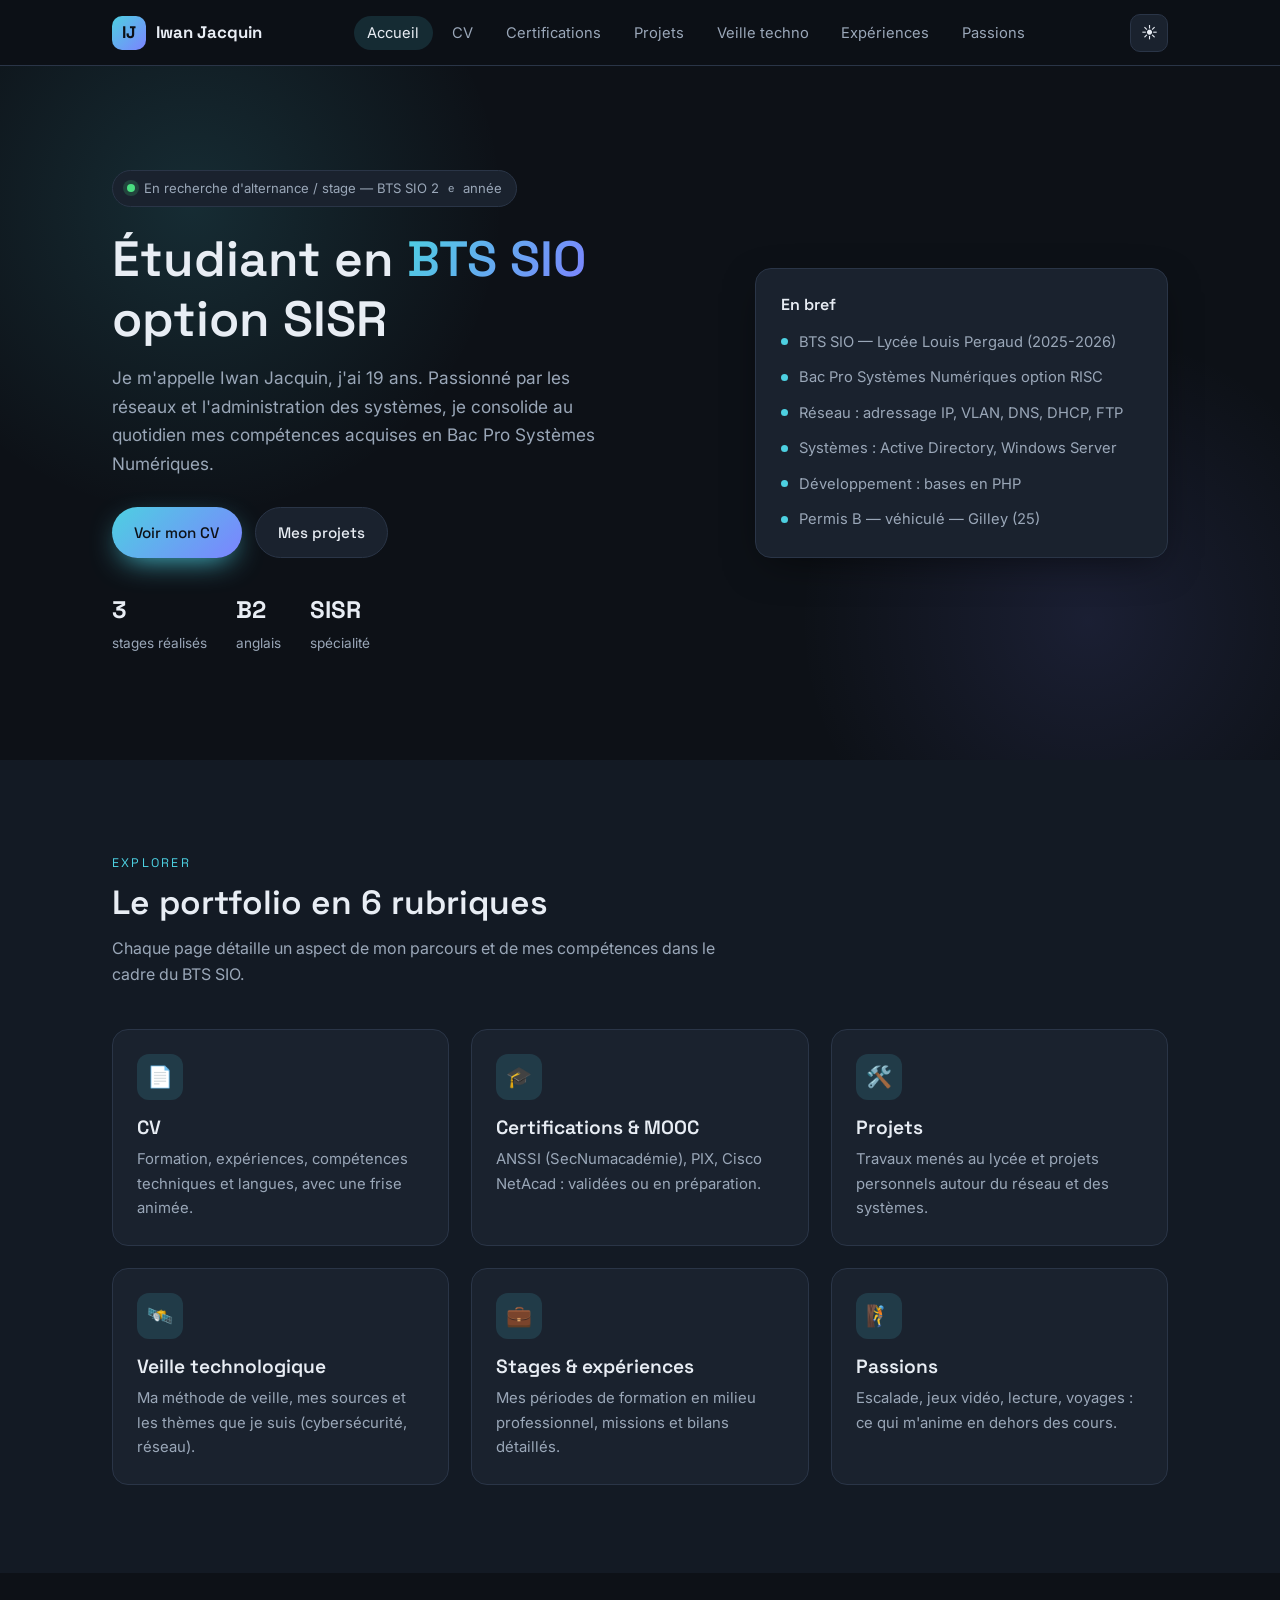
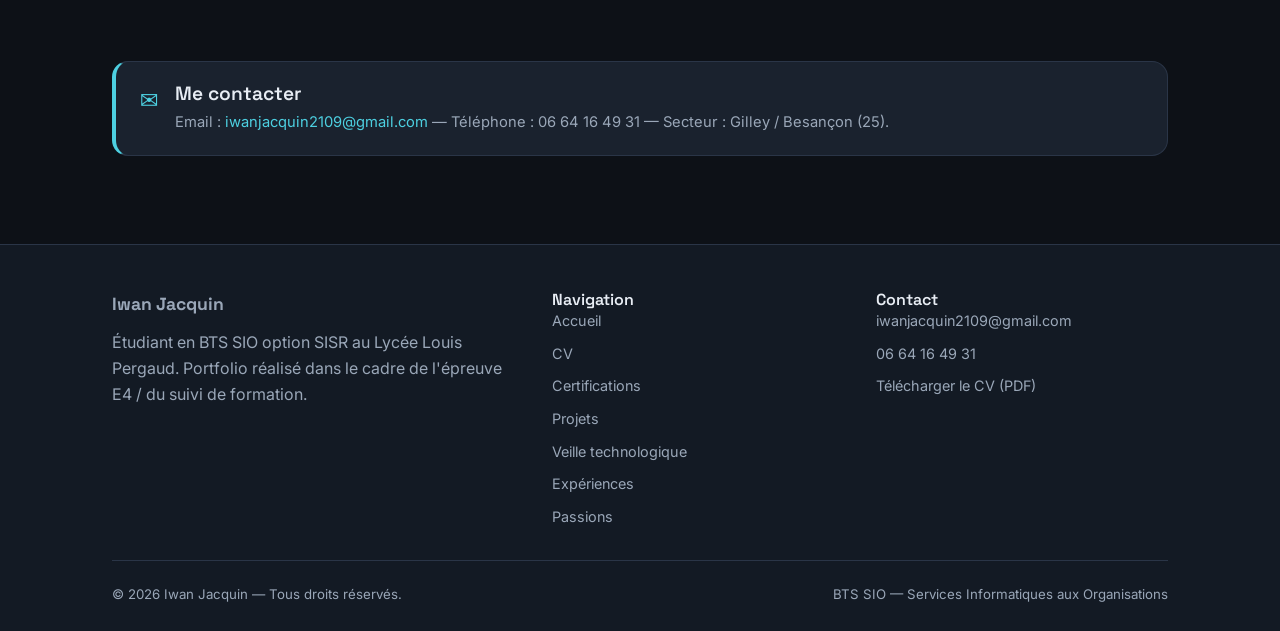
<file: index.html>
<!DOCTYPE html>
<html lang="fr" data-theme="dark">
<head>
  <meta charset="UTF-8">
  <meta name="viewport" content="width=device-width, initial-scale=1.0">
  <title>Iwan Jacquin — Portfolio BTS SIO</title>
  <meta name="description" content="Portfolio d'Iwan Jacquin, étudiant en BTS SIO option SISR. CV, certifications, projets, veille technologique et expériences professionnelles.">
  <link rel="preconnect" href="https://fonts.googleapis.com">
  <link rel="preconnect" href="https://fonts.gstatic.com" crossorigin>
  <link href="https://fonts.googleapis.com/css2?family=Inter:wght@400;500;600&family=Space+Grotesk:wght@400;500;600;700&display=swap" rel="stylesheet">
  <link rel="stylesheet" href="assets/css/style.css">
</head>
<body data-page="accueil">

  <!-- ============ EN-TÊTE / NAVIGATION ============ -->
  <header class="site-header">
    <div class="container">
      <nav class="nav" aria-label="Navigation principale">
        <a class="nav__brand" href="index.html">
          <span class="mark">IJ</span>
          <span>Iwan Jacquin</span>
        </a>

        <ul class="nav__menu" id="nav-menu">
          <li><a class="nav__link" data-nav="accueil" href="index.html">Accueil</a></li>
          <li><a class="nav__link" data-nav="cv" href="cv.html">CV</a></li>
          <li><a class="nav__link" data-nav="certifications" href="certifications.html">Certifications</a></li>
          <li><a class="nav__link" data-nav="projets" href="projets.html">Projets</a></li>
          <li><a class="nav__link" data-nav="veille" href="veille.html">Veille techno</a></li>
          <li><a class="nav__link" data-nav="experiences" href="experiences.html">Expériences</a></li>
          <li><a class="nav__link" data-nav="passions" href="passions.html">Passions</a></li>
        </ul>

        <div class="nav__actions">
          <button class="icon-btn theme-toggle" type="button" aria-label="Changer de thème">☀</button>
          <button class="icon-btn nav__toggle" type="button" aria-label="Ouvrir le menu" aria-expanded="false" aria-controls="nav-menu">
            <svg width="20" height="20" viewBox="0 0 24 24" fill="none" stroke="currentColor" stroke-width="2" stroke-linecap="round"><line x1="3" y1="6" x2="21" y2="6"/><line x1="3" y1="12" x2="21" y2="12"/><line x1="3" y1="18" x2="21" y2="18"/></svg>
          </button>
        </div>
      </nav>
    </div>
  </header>

  <main>
    <!-- ============ HERO ============ -->
    <section class="hero">
      <div class="container">
        <div class="hero__grid">
          <div>
            <span class="hero__status"><span class="dot"></span> En recherche d'alternance / stage — BTS SIO 2<sup>e</sup> année</span>
            <h1>Étudiant en <span class="grad">BTS SIO</span><br>option SISR</h1>
            <p class="hero__lead">
              Je m'appelle Iwan Jacquin, j'ai 19 ans. Passionné par les réseaux et
              l'administration des systèmes, je consolide au quotidien mes compétences
              acquises en Bac Pro Systèmes Numériques.
            </p>
            <div class="hero__cta">
              <a class="btn btn--primary" href="cv.html">Voir mon CV</a>
              <a class="btn btn--ghost" href="projets.html">Mes projets</a>
            </div>
            <div class="hero__facts">
              <div class="hero__fact"><strong>3</strong><span>stages réalisés</span></div>
              <div class="hero__fact"><strong>B2</strong><span>anglais</span></div>
              <div class="hero__fact"><strong>SISR</strong><span>spécialité</span></div>
            </div>
          </div>

          <aside class="hero__card">
            <h3>En bref</h3>
            <ul>
              <li>BTS SIO — Lycée Louis Pergaud (2025-2026)</li>
              <li>Bac Pro Systèmes Numériques option RISC</li>
              <li>Réseau : adressage IP, VLAN, DNS, DHCP, FTP</li>
              <li>Systèmes : Active Directory, Windows Server</li>
              <li>Développement : bases en PHP</li>
              <li>Permis B — véhiculé — Gilley (25)</li>
            </ul>
          </aside>
        </div>
      </div>
    </section>

    <!-- ============ NAVIGATION DU SITE ============ -->
    <section class="section section-alt">
      <div class="container">
        <div class="section-head reveal">
          <span class="eyebrow">Explorer</span>
          <h2>Le portfolio en 6 rubriques</h2>
          <p>Chaque page détaille un aspect de mon parcours et de mes compétences dans le cadre du BTS SIO.</p>
        </div>

        <div class="grid grid--3">
          <a class="card reveal" data-delay="1" href="cv.html">
            <div class="card__icon">📄</div>
            <h3>CV</h3>
            <p>Formation, expériences, compétences techniques et langues, avec une frise animée.</p>
          </a>
          <a class="card reveal" data-delay="2" href="certifications.html">
            <div class="card__icon">🎓</div>
            <h3>Certifications & MOOC</h3>
            <p>ANSSI (SecNumacadémie), PIX, Cisco NetAcad : validées ou en préparation.</p>
          </a>
          <a class="card reveal" data-delay="3" href="projets.html">
            <div class="card__icon">🛠️</div>
            <h3>Projets</h3>
            <p>Travaux menés au lycée et projets personnels autour du réseau et des systèmes.</p>
          </a>
          <a class="card reveal" data-delay="1" href="veille.html">
            <div class="card__icon">🛰️</div>
            <h3>Veille technologique</h3>
            <p>Ma méthode de veille, mes sources et les thèmes que je suis (cybersécurité, réseau).</p>
          </a>
          <a class="card reveal" data-delay="2" href="experiences.html">
            <div class="card__icon">💼</div>
            <h3>Stages & expériences</h3>
            <p>Mes périodes de formation en milieu professionnel, missions et bilans détaillés.</p>
          </a>
          <a class="card reveal" data-delay="3" href="passions.html">
            <div class="card__icon">🧗</div>
            <h3>Passions</h3>
            <p>Escalade, jeux vidéo, lecture, voyages : ce qui m'anime en dehors des cours.</p>
          </a>
        </div>
      </div>
    </section>

    <!-- ============ APPEL CONTACT ============ -->
    <section class="section">
      <div class="container">
        <div class="note reveal">
          <div class="note__icon">✉️</div>
          <div>
            <h3>Me contacter</h3>
            <p>
              Email : <a class="text-accent" href="mailto:iwanjacquin2109@gmail.com">iwanjacquin2109@gmail.com</a> —
              Téléphone : 06 64 16 49 31 — Secteur : Gilley / Besançon (25).
            </p>
          </div>
        </div>
      </div>
    </section>
  </main>

  <!-- ============ PIED DE PAGE ============ -->
  <footer class="site-footer">
    <div class="container">
      <div class="footer__grid">
        <div>
          <p class="footer__brand">Iwan Jacquin</p>
          <p>Étudiant en BTS SIO option SISR au Lycée Louis Pergaud. Portfolio réalisé dans le cadre de l'épreuve E4 / du suivi de formation.</p>
        </div>
        <div>
          <h4>Navigation</h4>
          <div class="footer__links">
            <a href="index.html">Accueil</a>
            <a href="cv.html">CV</a>
            <a href="certifications.html">Certifications</a>
            <a href="projets.html">Projets</a>
            <a href="veille.html">Veille technologique</a>
            <a href="experiences.html">Expériences</a>
            <a href="passions.html">Passions</a>
          </div>
        </div>
        <div>
          <h4>Contact</h4>
          <div class="footer__links">
            <a href="mailto:iwanjacquin2109@gmail.com">iwanjacquin2109@gmail.com</a>
            <a href="tel:+33664164931">06 64 16 49 31</a>
            <a href="CV Iwan Jacquin.pdf" target="_blank" rel="noopener">Télécharger le CV (PDF)</a>
          </div>
        </div>
      </div>
      <div class="footer__bottom">
        <span>&copy; <span class="footer-year">2026</span> Iwan Jacquin — Tous droits réservés.</span>
        <span>BTS SIO — Services Informatiques aux Organisations</span>
      </div>
    </div>
  </footer>

  <button class="to-top" type="button" aria-label="Revenir en haut de la page">↑</button>
  <script src="assets/js/main.js"></script>
</body>
</html>
</file>
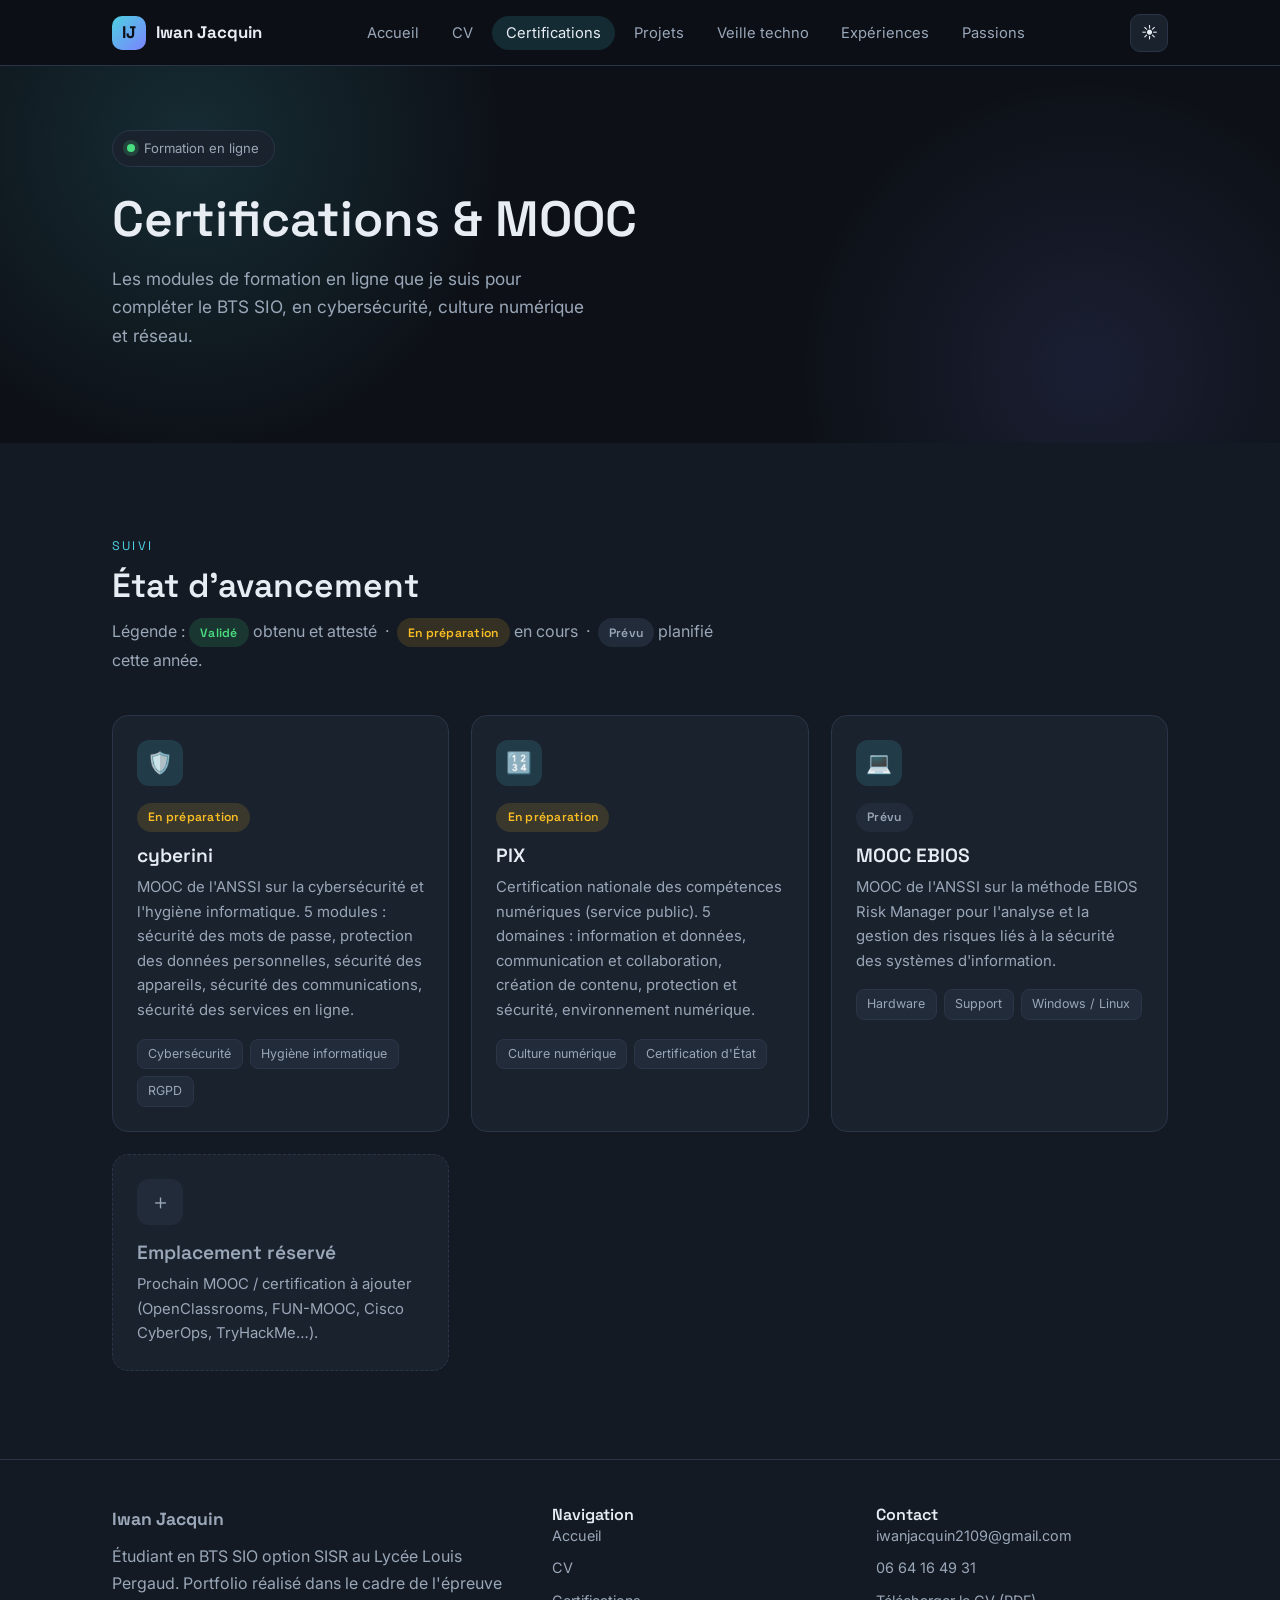
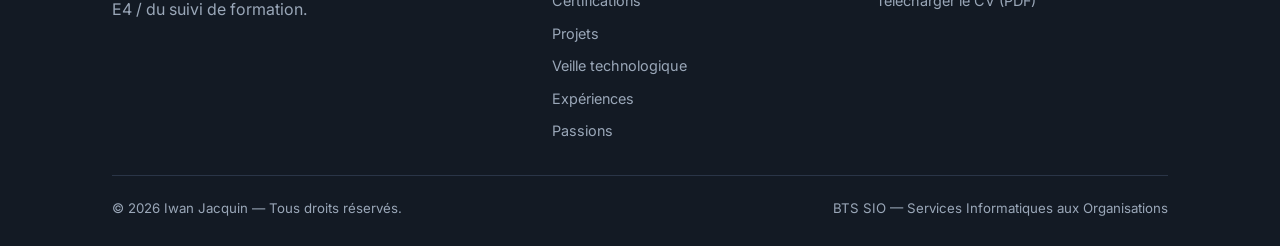
<file: certifications.html>
<!DOCTYPE html>
<html lang="fr" data-theme="dark">
<head>
  <meta charset="UTF-8">
  <meta name="viewport" content="width=device-width, initial-scale=1.0">
  <title>Certifications & MOOC — Iwan Jacquin</title>
  <meta name="description" content="MOOC et certifications en ligne suivis par Iwan Jacquin : ANSSI SecNumacadémie, PIX, Cisco NetAcad.">
  <link rel="preconnect" href="https://fonts.googleapis.com">
  <link rel="preconnect" href="https://fonts.gstatic.com" crossorigin>
  <link href="https://fonts.googleapis.com/css2?family=Inter:wght@400;500;600&family=Space+Grotesk:wght@400;500;600;700&display=swap" rel="stylesheet">
  <link rel="stylesheet" href="assets/css/style.css">
</head>
<body data-page="certifications">

  <header class="site-header">
    <div class="container">
      <nav class="nav" aria-label="Navigation principale">
        <a class="nav__brand" href="index.html"><span class="mark">IJ</span><span>Iwan Jacquin</span></a>
        <ul class="nav__menu" id="nav-menu">
          <li><a class="nav__link" data-nav="accueil" href="index.html">Accueil</a></li>
          <li><a class="nav__link" data-nav="cv" href="cv.html">CV</a></li>
          <li><a class="nav__link" data-nav="certifications" href="certifications.html">Certifications</a></li>
          <li><a class="nav__link" data-nav="projets" href="projets.html">Projets</a></li>
          <li><a class="nav__link" data-nav="veille" href="veille.html">Veille techno</a></li>
          <li><a class="nav__link" data-nav="experiences" href="experiences.html">Expériences</a></li>
          <li><a class="nav__link" data-nav="passions" href="passions.html">Passions</a></li>
        </ul>
        <div class="nav__actions">
          <button class="icon-btn theme-toggle" type="button" aria-label="Changer de thème">☀</button>
          <button class="icon-btn nav__toggle" type="button" aria-label="Ouvrir le menu" aria-expanded="false" aria-controls="nav-menu">
            <svg width="20" height="20" viewBox="0 0 24 24" fill="none" stroke="currentColor" stroke-width="2" stroke-linecap="round"><line x1="3" y1="6" x2="21" y2="6"/><line x1="3" y1="12" x2="21" y2="12"/><line x1="3" y1="18" x2="21" y2="18"/></svg>
          </button>
        </div>
      </nav>
    </div>
  </header>

  <main>
    <section class="hero" style="padding-block: clamp(2.5rem, 7vw, 4rem);">
      <div class="container">
        <div class="reveal">
          <span class="hero__status"><span class="dot"></span> Formation en ligne</span>
          <h1>Certifications & MOOC</h1>
          <p class="hero__lead">
            Les modules de formation en ligne que je suis pour compléter le BTS SIO,
            en cybersécurité, culture numérique et réseau.
          </p>
        </div>
      </div>
    </section>

    <section class="section section-alt">
      <div class="container">
        <div class="section-head reveal">
          <span class="eyebrow">Suivi</span>
          <h2>État d'avancement</h2>
          <p>Légende : <span class="badge badge--success">Validé</span> obtenu et attesté &nbsp;·&nbsp; <span class="badge badge--warning">En préparation</span> en cours &nbsp;·&nbsp; <span class="badge badge--muted">Prévu</span> planifié cette année.</p>
        </div>

        <div class="grid grid--2">

          <article class="card reveal">
            <div class="card__icon">🛡️</div>
            <span class="badge badge--warning">En préparation</span>
            <h3 style="margin-top:.8rem;">cyberini</h3>
            <p>
              MOOC de l'ANSSI sur la cybersécurité et l'hygiène informatique.
              5 modules : sécurité des mots de passe, protection des données personnelles,
              sécurité des appareils, sécurité des communications, sécurité des services en ligne.
            </p>
            <div class="tag-list">
              <span class="tag">Cybersécurité</span>
              <span class="tag">Hygiène informatique</span>
              <span class="tag">RGPD</span>
            </div>
          </article>

          <article class="card reveal" data-delay="1">
            <div class="card__icon">🔢</div>
            <span class="badge badge--warning">En préparation</span>
            <h3 style="margin-top:.8rem;">PIX</h3>
            <p>
              Certification nationale des compétences numériques (service public).
              5 domaines : information et données, communication et collaboration,
              création de contenu, protection et sécurité, environnement numérique.
            </p>
            <div class="tag-list">
              <span class="tag">Culture numérique</span>
              <span class="tag">Certification d'État</span>
            </div>
          </article>

        
          <article class="card reveal" data-delay="3">
            <div class="card__icon">💻</div>
            <span class="badge badge--muted">Prévu</span>
            <h3 style="margin-top:.8rem;">MOOC EBIOS</h3>
            <p>
              MOOC de l'ANSSI sur la méthode EBIOS Risk Manager pour l'analyse et la gestion des risques liés à la sécurité des systèmes d'information.
            </p>
            <div class="tag-list">
              <span class="tag">Hardware</span>
              <span class="tag">Support</span>
              <span class="tag">Windows / Linux</span>
            </div>
          </article>

          <article class="card card--placeholder reveal" data-delay="1">
            <div class="card__icon">＋</div>
            <h3>Emplacement réservé</h3>
            <p>Prochain MOOC / certification à ajouter (OpenClassrooms, FUN-MOOC, Cisco CyberOps, TryHackMe…).</p>
          </article>

        </div>

        
      </div>
    </section>
  </main>

  <footer class="site-footer">
    <div class="container">
      <div class="footer__grid">
        <div>
          <p class="footer__brand">Iwan Jacquin</p>
          <p>Étudiant en BTS SIO option SISR au Lycée Louis Pergaud. Portfolio réalisé dans le cadre de l'épreuve E4 / du suivi de formation.</p>
        </div>
        <div>
          <h4>Navigation</h4>
          <div class="footer__links">
            <a href="index.html">Accueil</a>
            <a href="cv.html">CV</a>
            <a href="certifications.html">Certifications</a>
            <a href="projets.html">Projets</a>
            <a href="veille.html">Veille technologique</a>
            <a href="experiences.html">Expériences</a>
            <a href="passions.html">Passions</a>
          </div>
        </div>
        <div>
          <h4>Contact</h4>
          <div class="footer__links">
            <a href="mailto:iwanjacquin2109@gmail.com">iwanjacquin2109@gmail.com</a>
            <a href="tel:+33664164931">06 64 16 49 31</a>
            <a href="CV Iwan Jacquin.pdf" target="_blank" rel="noopener">Télécharger le CV (PDF)</a>
          </div>
        </div>
      </div>
      <div class="footer__bottom">
        <span>&copy; <span class="footer-year">2026</span> Iwan Jacquin — Tous droits réservés.</span>
        <span>BTS SIO — Services Informatiques aux Organisations</span>
      </div>
    </div>
  </footer>

  <button class="to-top" type="button" aria-label="Revenir en haut de la page">↑</button>
  <script src="assets/js/main.js"></script>
</body>
</html>
</file>
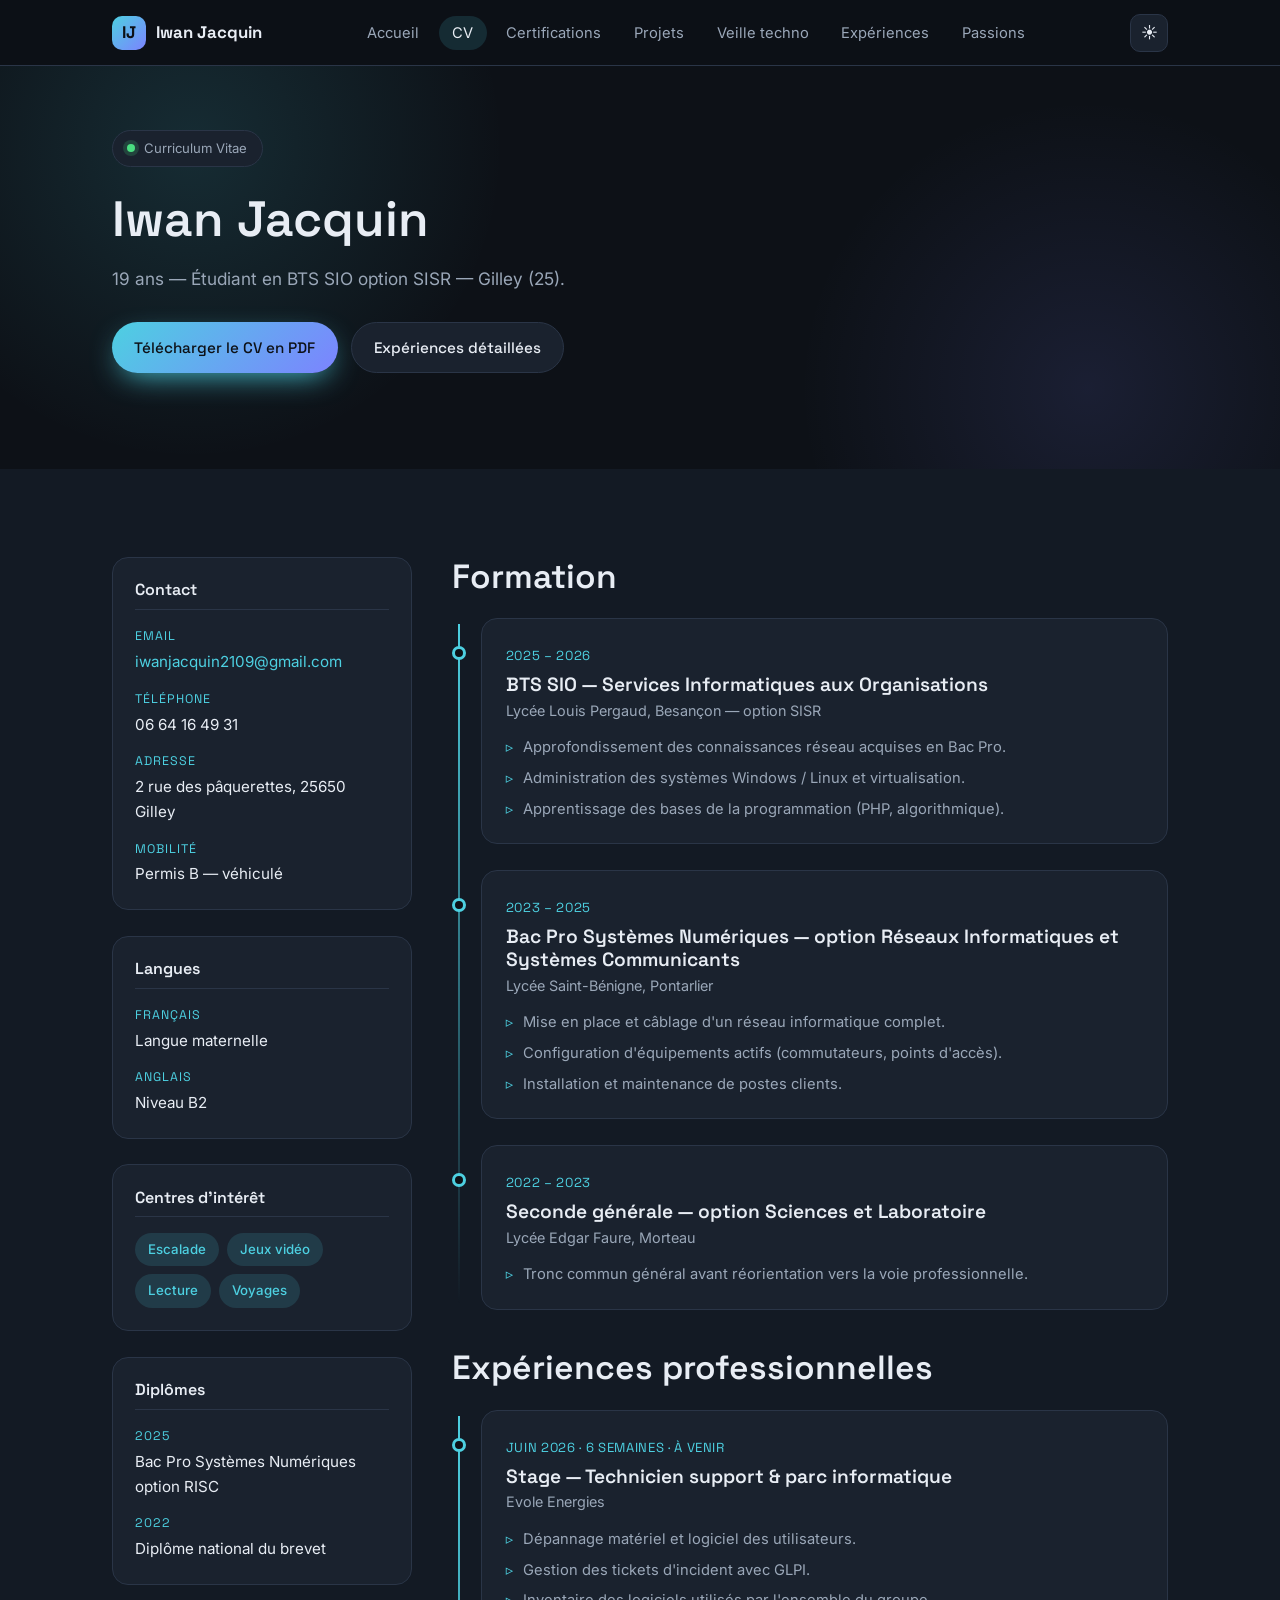
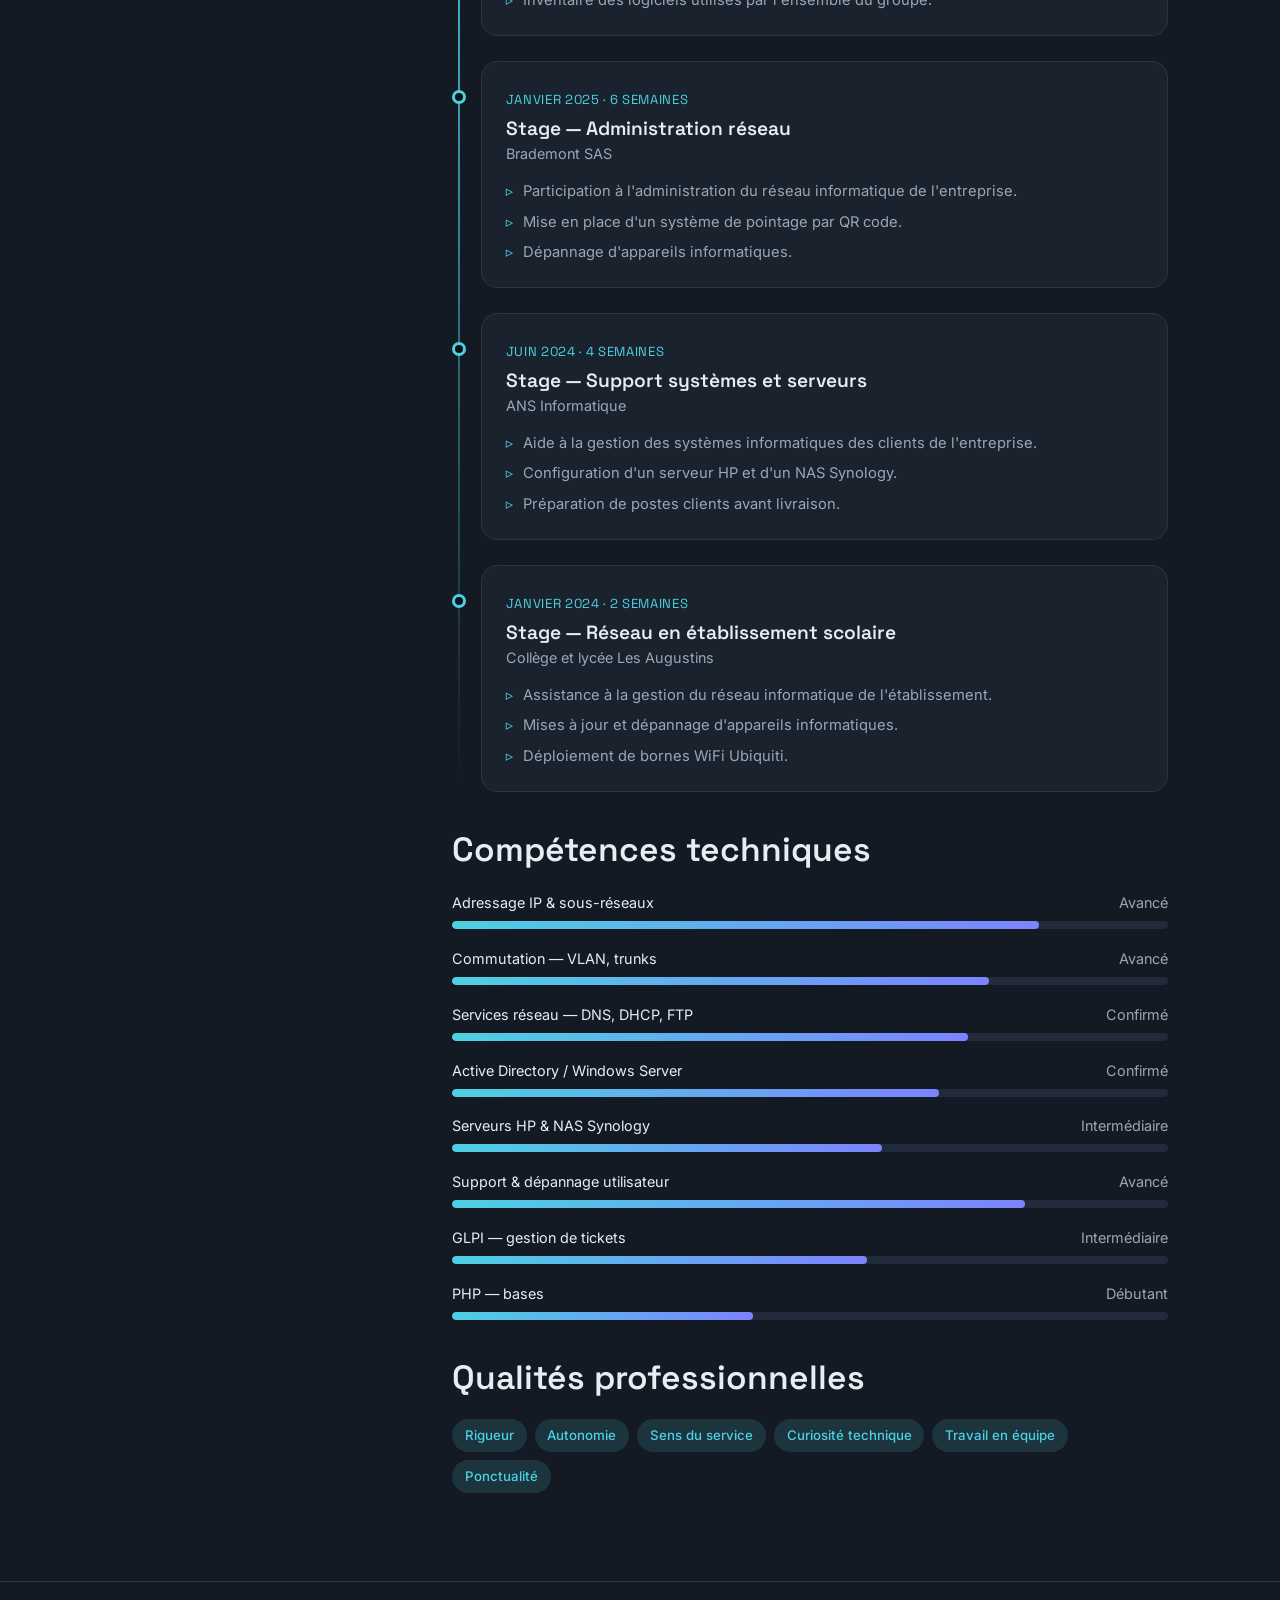
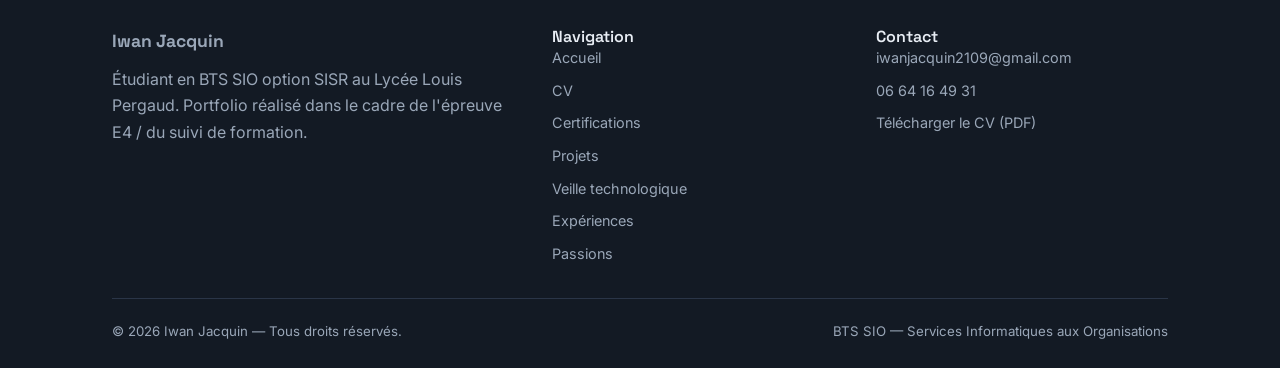
<file: cv.html>
<!DOCTYPE html>
<html lang="fr" data-theme="dark">
<head>
  <meta charset="UTF-8">
  <meta name="viewport" content="width=device-width, initial-scale=1.0">
  <title>CV — Iwan Jacquin</title>
  <meta name="description" content="Curriculum vitae d'Iwan Jacquin : formation, expériences professionnelles, compétences techniques réseau et systèmes.">
  <link rel="preconnect" href="https://fonts.googleapis.com">
  <link rel="preconnect" href="https://fonts.gstatic.com" crossorigin>
  <link href="https://fonts.googleapis.com/css2?family=Inter:wght@400;500;600&family=Space+Grotesk:wght@400;500;600;700&display=swap" rel="stylesheet">
  <link rel="stylesheet" href="assets/css/style.css">
</head>
<body data-page="cv">

  <header class="site-header">
    <div class="container">
      <nav class="nav" aria-label="Navigation principale">
        <a class="nav__brand" href="index.html"><span class="mark">IJ</span><span>Iwan Jacquin</span></a>
        <ul class="nav__menu" id="nav-menu">
          <li><a class="nav__link" data-nav="accueil" href="index.html">Accueil</a></li>
          <li><a class="nav__link" data-nav="cv" href="cv.html">CV</a></li>
          <li><a class="nav__link" data-nav="certifications" href="certifications.html">Certifications</a></li>
          <li><a class="nav__link" data-nav="projets" href="projets.html">Projets</a></li>
          <li><a class="nav__link" data-nav="veille" href="veille.html">Veille techno</a></li>
          <li><a class="nav__link" data-nav="experiences" href="experiences.html">Expériences</a></li>
          <li><a class="nav__link" data-nav="passions" href="passions.html">Passions</a></li>
        </ul>
        <div class="nav__actions">
          <button class="icon-btn theme-toggle" type="button" aria-label="Changer de thème">☀</button>
          <button class="icon-btn nav__toggle" type="button" aria-label="Ouvrir le menu" aria-expanded="false" aria-controls="nav-menu">
            <svg width="20" height="20" viewBox="0 0 24 24" fill="none" stroke="currentColor" stroke-width="2" stroke-linecap="round"><line x1="3" y1="6" x2="21" y2="6"/><line x1="3" y1="12" x2="21" y2="12"/><line x1="3" y1="18" x2="21" y2="18"/></svg>
          </button>
        </div>
      </nav>
    </div>
  </header>

  <main>
    <section class="hero" style="padding-block: clamp(2.5rem, 7vw, 4rem);">
      <div class="container">
        <div class="reveal">
          <span class="hero__status"><span class="dot"></span> Curriculum Vitae</span>
          <h1>Iwan Jacquin</h1>
          <p class="hero__lead">19 ans — Étudiant en BTS SIO option SISR — Gilley (25).</p>
          <div class="hero__cta">
            <a class="btn btn--primary" href="CV Iwan Jacquin.pdf" target="_blank" rel="noopener">Télécharger le CV en PDF</a>
            <a class="btn btn--ghost" href="experiences.html">Expériences détaillées</a>
          </div>
        </div>
      </div>
    </section>

    <section class="section section-alt">
      <div class="container">
        <div class="cv-layout">

          <!-- ---------- Colonne latérale ---------- -->
          <aside class="cv-aside">
            <div class="cv-block reveal">
              <h3>Contact</h3>
              <dl class="info-list">
                <div><dt>Email</dt><dd><a class="text-accent" href="mailto:iwanjacquin2109@gmail.com">iwanjacquin2109@gmail.com</a></dd></div>
                <div><dt>Téléphone</dt><dd>06 64 16 49 31</dd></div>
                <div><dt>Adresse</dt><dd>2 rue des pâquerettes, 25650 Gilley</dd></div>
                <div><dt>Mobilité</dt><dd>Permis B — véhiculé</dd></div>
              </dl>
            </div>

            <div class="cv-block reveal" data-delay="1">
              <h3>Langues</h3>
              <dl class="info-list">
                <div><dt>Français</dt><dd>Langue maternelle</dd></div>
                <div><dt>Anglais</dt><dd>Niveau B2</dd></div>
              </dl>
            </div>

            <div class="cv-block reveal" data-delay="2">
              <h3>Centres d'intérêt</h3>
              <div class="chip-row">
                <span class="chip">Escalade</span>
                <span class="chip">Jeux vidéo</span>
                <span class="chip">Lecture</span>
                <span class="chip">Voyages</span>
              </div>
            </div>

            <div class="cv-block reveal" data-delay="3">
              <h3>Diplômes</h3>
              <dl class="info-list">
                <div><dt>2025</dt><dd>Bac Pro Systèmes Numériques option RISC</dd></div>
                <div><dt>2022</dt><dd>Diplôme national du brevet</dd></div>
              </dl>
            </div>
          </aside>

          <!-- ---------- Contenu principal ---------- -->
          <div class="cv-main">

            <!-- Formation -->
            <div class="reveal">
              <h2>Formation</h2>
              <div class="timeline">
                <article class="timeline__item">
                  <span class="timeline__date">2025 – 2026</span>
                  <h3>BTS SIO — Services Informatiques aux Organisations</h3>
                  <p class="timeline__org">Lycée Louis Pergaud, Besançon — option SISR</p>
                  <ul>
                    <li>Approfondissement des connaissances réseau acquises en Bac Pro.</li>
                    <li>Administration des systèmes Windows / Linux et virtualisation.</li>
                    <li>Apprentissage des bases de la programmation (PHP, algorithmique).</li>
                  </ul>
                </article>
                <article class="timeline__item">
                  <span class="timeline__date">2023 – 2025</span>
                  <h3>Bac Pro Systèmes Numériques — option Réseaux Informatiques et Systèmes Communicants</h3>
                  <p class="timeline__org">Lycée Saint-Bénigne, Pontarlier</p>
                  <ul>
                    <li>Mise en place et câblage d'un réseau informatique complet.</li>
                    <li>Configuration d'équipements actifs (commutateurs, points d'accès).</li>
                    <li>Installation et maintenance de postes clients.</li>
                  </ul>
                </article>
                <article class="timeline__item">
                  <span class="timeline__date">2022 – 2023</span>
                  <h3>Seconde générale — option Sciences et Laboratoire</h3>
                  <p class="timeline__org">Lycée Edgar Faure, Morteau</p>
                  <ul>
                    <li>Tronc commun général avant réorientation vers la voie professionnelle.</li>
                  </ul>
                </article>
              </div>
            </div>

            <!-- Expériences -->
            <div class="reveal">
              <h2>Expériences professionnelles</h2>
              <div class="timeline">
                <article class="timeline__item">
                  <span class="timeline__date">Juin 2026 · 6 semaines · à venir</span>
                  <h3>Stage — Technicien support & parc informatique</h3>
                  <p class="timeline__org">Evole Energies</p>
                  <ul>
                    <li>Dépannage matériel et logiciel des utilisateurs.</li>
                    <li>Gestion des tickets d'incident avec GLPI.</li>
                    <li>Inventaire des logiciels utilisés par l'ensemble du groupe.</li>
                  </ul>
                </article>
                <article class="timeline__item">
                  <span class="timeline__date">Janvier 2025 · 6 semaines</span>
                  <h3>Stage — Administration réseau</h3>
                  <p class="timeline__org">Brademont SAS</p>
                  <ul>
                    <li>Participation à l'administration du réseau informatique de l'entreprise.</li>
                    <li>Mise en place d'un système de pointage par QR code.</li>
                    <li>Dépannage d'appareils informatiques.</li>
                  </ul>
                </article>
                <article class="timeline__item">
                  <span class="timeline__date">Juin 2024 · 4 semaines</span>
                  <h3>Stage — Support systèmes et serveurs</h3>
                  <p class="timeline__org">ANS Informatique</p>
                  <ul>
                    <li>Aide à la gestion des systèmes informatiques des clients de l'entreprise.</li>
                    <li>Configuration d'un serveur HP et d'un NAS Synology.</li>
                    <li>Préparation de postes clients avant livraison.</li>
                  </ul>
                </article>
                <article class="timeline__item">
                  <span class="timeline__date">Janvier 2024 · 2 semaines</span>
                  <h3>Stage — Réseau en établissement scolaire</h3>
                  <p class="timeline__org">Collège et lycée Les Augustins</p>
                  <ul>
                    <li>Assistance à la gestion du réseau informatique de l'établissement.</li>
                    <li>Mises à jour et dépannage d'appareils informatiques.</li>
                    <li>Déploiement de bornes WiFi Ubiquiti.</li>
                  </ul>
                </article>
              </div>
            </div>

            <!-- Compétences -->
            <div class="reveal">
              <h2>Compétences techniques</h2>
              <div class="skills">
                <div class="skill">
                  <div class="skill__head"><span>Adressage IP & sous-réseaux</span><span>Avancé</span></div>
                  <div class="skill__bar"><div class="skill__fill" data-level="82"></div></div>
                </div>
                <div class="skill">
                  <div class="skill__head"><span>Commutation — VLAN, trunks</span><span>Avancé</span></div>
                  <div class="skill__bar"><div class="skill__fill" data-level="75"></div></div>
                </div>
                <div class="skill">
                  <div class="skill__head"><span>Services réseau — DNS, DHCP, FTP</span><span>Confirmé</span></div>
                  <div class="skill__bar"><div class="skill__fill" data-level="72"></div></div>
                </div>
                <div class="skill">
                  <div class="skill__head"><span>Active Directory / Windows Server</span><span>Confirmé</span></div>
                  <div class="skill__bar"><div class="skill__fill" data-level="68"></div></div>
                </div>
                <div class="skill">
                  <div class="skill__head"><span>Serveurs HP & NAS Synology</span><span>Intermédiaire</span></div>
                  <div class="skill__bar"><div class="skill__fill" data-level="60"></div></div>
                </div>
                <div class="skill">
                  <div class="skill__head"><span>Support & dépannage utilisateur</span><span>Avancé</span></div>
                  <div class="skill__bar"><div class="skill__fill" data-level="80"></div></div>
                </div>
                <div class="skill">
                  <div class="skill__head"><span>GLPI — gestion de tickets</span><span>Intermédiaire</span></div>
                  <div class="skill__bar"><div class="skill__fill" data-level="58"></div></div>
                </div>
                <div class="skill">
                  <div class="skill__head"><span>PHP — bases</span><span>Débutant</span></div>
                  <div class="skill__bar"><div class="skill__fill" data-level="42"></div></div>
                </div>
              </div>
            </div>

            <!-- Savoir-être -->
            <div class="reveal">
              <h2>Qualités professionnelles</h2>
              <div class="chip-row">
                <span class="chip">Rigueur</span>
                <span class="chip">Autonomie</span>
                <span class="chip">Sens du service</span>
                <span class="chip">Curiosité technique</span>
                <span class="chip">Travail en équipe</span>
                <span class="chip">Ponctualité</span>
              </div>
            </div>

          </div>
        </div>
      </div>
    </section>
  </main>

  <footer class="site-footer">
    <div class="container">
      <div class="footer__grid">
        <div>
          <p class="footer__brand">Iwan Jacquin</p>
          <p>Étudiant en BTS SIO option SISR au Lycée Louis Pergaud. Portfolio réalisé dans le cadre de l'épreuve E4 / du suivi de formation.</p>
        </div>
        <div>
          <h4>Navigation</h4>
          <div class="footer__links">
            <a href="index.html">Accueil</a>
            <a href="cv.html">CV</a>
            <a href="certifications.html">Certifications</a>
            <a href="projets.html">Projets</a>
            <a href="veille.html">Veille technologique</a>
            <a href="experiences.html">Expériences</a>
            <a href="passions.html">Passions</a>
          </div>
        </div>
        <div>
          <h4>Contact</h4>
          <div class="footer__links">
            <a href="mailto:iwanjacquin2109@gmail.com">iwanjacquin2109@gmail.com</a>
            <a href="tel:+33664164931">06 64 16 49 31</a>
            <a href="CV Iwan Jacquin.pdf" target="_blank" rel="noopener">Télécharger le CV (PDF)</a>
          </div>
        </div>
      </div>
      <div class="footer__bottom">
        <span>&copy; <span class="footer-year">2026</span> Iwan Jacquin — Tous droits réservés.</span>
        <span>BTS SIO — Services Informatiques aux Organisations</span>
      </div>
    </div>
  </footer>

  <button class="to-top" type="button" aria-label="Revenir en haut de la page">↑</button>
  <script src="assets/js/main.js"></script>
</body>
</html>
</file>
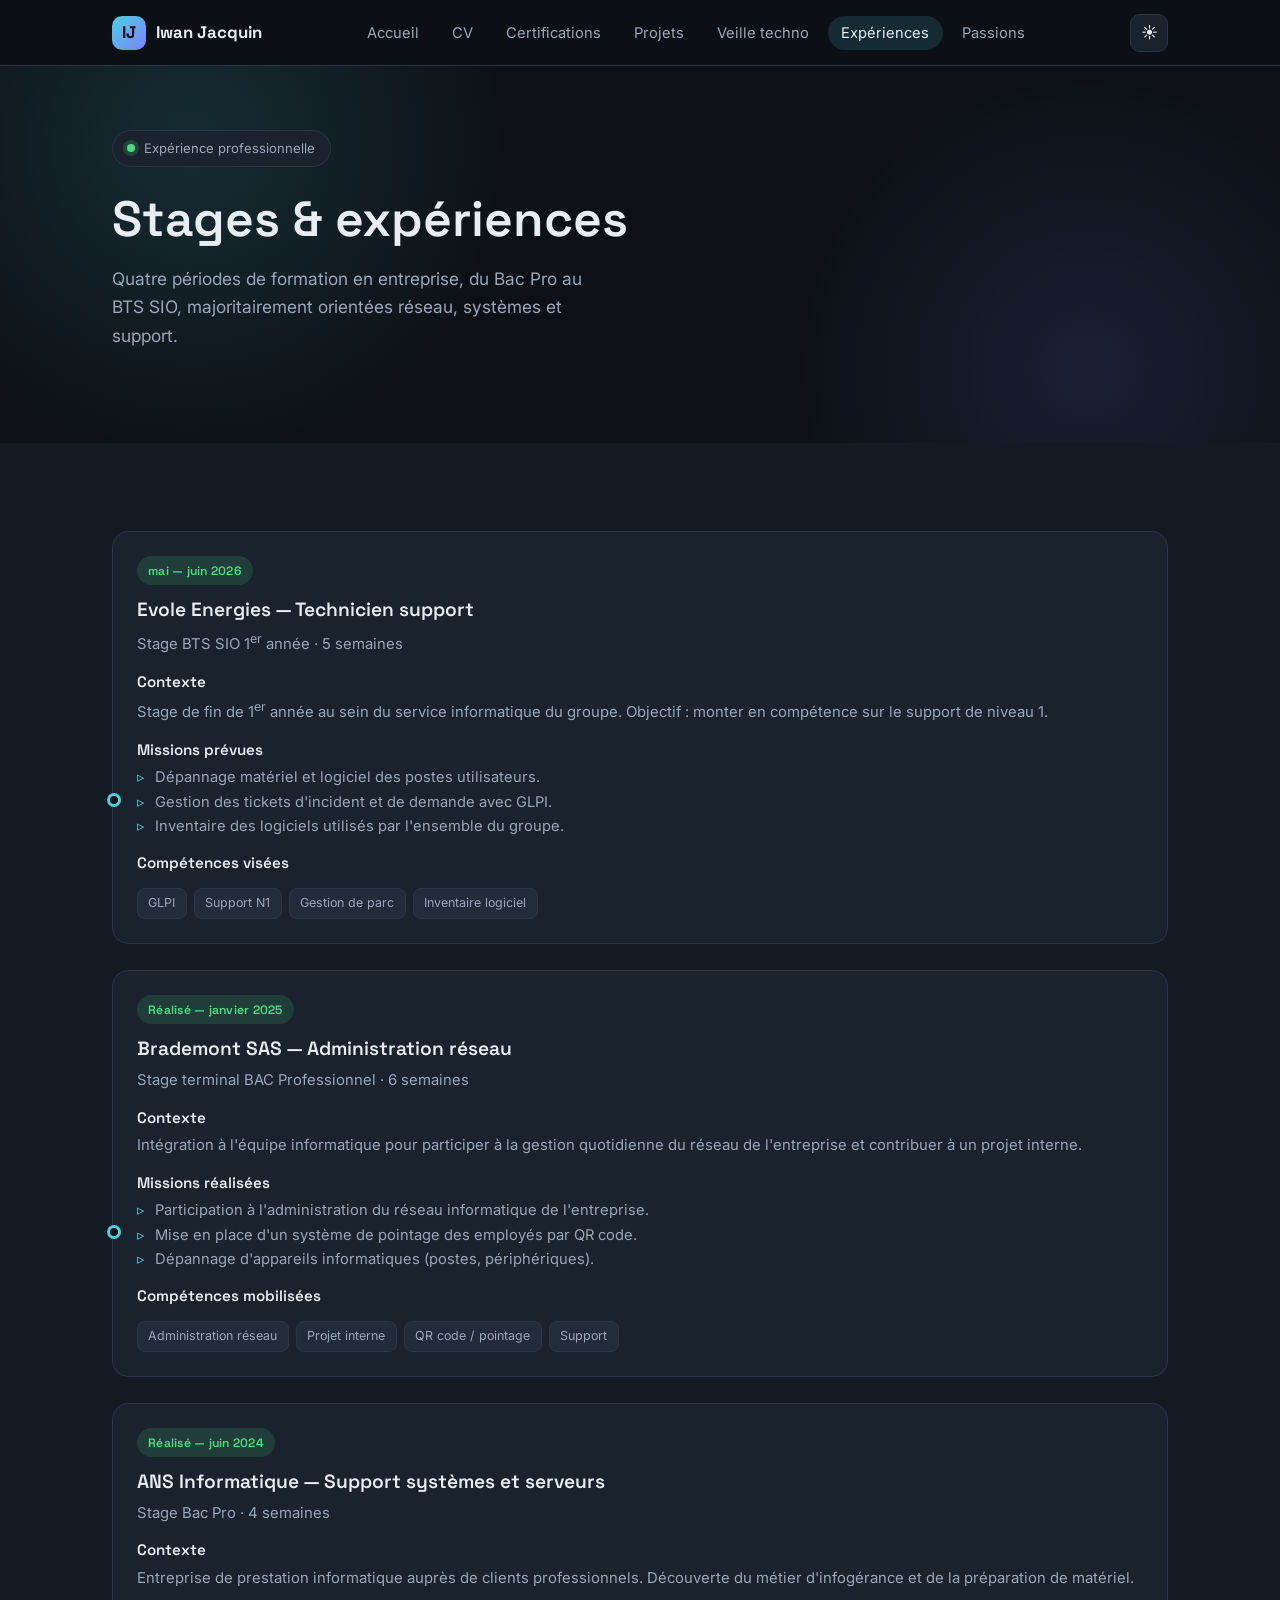
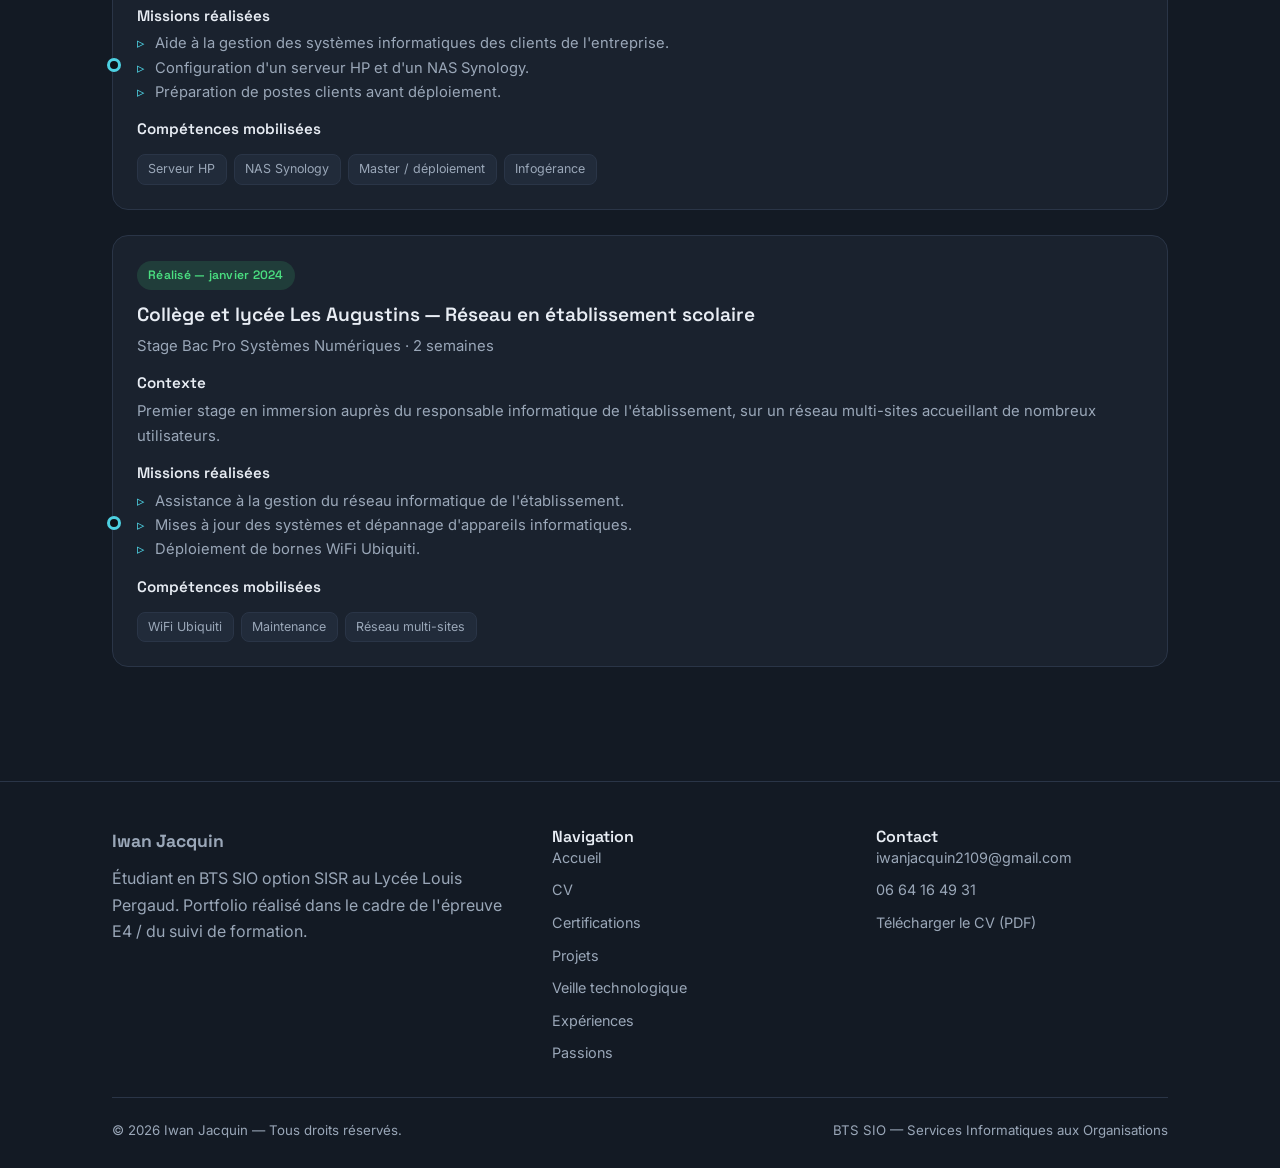
<file: experiences.html>
<!DOCTYPE html>
<html lang="fr" data-theme="dark">
<head>
  <meta charset="UTF-8">
  <meta name="viewport" content="width=device-width, initial-scale=1.0">
  <title>Stages & expériences — Iwan Jacquin</title>
  <meta name="description" content="Périodes de formation en milieu professionnel d'Iwan Jacquin : entreprises, missions détaillées et bilans.">
  <link rel="preconnect" href="https://fonts.googleapis.com">
  <link rel="preconnect" href="https://fonts.gstatic.com" crossorigin>
  <link href="https://fonts.googleapis.com/css2?family=Inter:wght@400;500;600&family=Space+Grotesk:wght@400;500;600;700&display=swap" rel="stylesheet">
  <link rel="stylesheet" href="assets/css/style.css">
</head>
<body data-page="experiences">

  <header class="site-header">
    <div class="container">
      <nav class="nav" aria-label="Navigation principale">
        <a class="nav__brand" href="index.html"><span class="mark">IJ</span><span>Iwan Jacquin</span></a>
        <ul class="nav__menu" id="nav-menu">
          <li><a class="nav__link" data-nav="accueil" href="index.html">Accueil</a></li>
          <li><a class="nav__link" data-nav="cv" href="cv.html">CV</a></li>
          <li><a class="nav__link" data-nav="certifications" href="certifications.html">Certifications</a></li>
          <li><a class="nav__link" data-nav="projets" href="projets.html">Projets</a></li>
          <li><a class="nav__link" data-nav="veille" href="veille.html">Veille techno</a></li>
          <li><a class="nav__link" data-nav="experiences" href="experiences.html">Expériences</a></li>
          <li><a class="nav__link" data-nav="passions" href="passions.html">Passions</a></li>
        </ul>
        <div class="nav__actions">
          <button class="icon-btn theme-toggle" type="button" aria-label="Changer de thème">☀</button>
          <button class="icon-btn nav__toggle" type="button" aria-label="Ouvrir le menu" aria-expanded="false" aria-controls="nav-menu">
            <svg width="20" height="20" viewBox="0 0 24 24" fill="none" stroke="currentColor" stroke-width="2" stroke-linecap="round"><line x1="3" y1="6" x2="21" y2="6"/><line x1="3" y1="12" x2="21" y2="12"/><line x1="3" y1="18" x2="21" y2="18"/></svg>
          </button>
        </div>
      </nav>
    </div>
  </header>

  <main>
    <section class="hero" style="padding-block: clamp(2.5rem, 7vw, 4rem);">
      <div class="container">
        <div class="reveal">
          <span class="hero__status"><span class="dot"></span> Expérience professionnelle</span>
          <h1>Stages & expériences</h1>
          <p class="hero__lead">
            Quatre périodes de formation en entreprise, du Bac Pro au BTS SIO,
            majoritairement orientées réseau, systèmes et support.
          </p>
        </div>
      </div>
    </section>

    <section class="section section-alt">
      <div class="container">

        <!-- ---------- Stage 4 : Evole Energies ---------- -->
        <article class="card reveal" style="margin-bottom:1.6rem;">
          <span class="badge badge--success">mai — juin 2026</span>
          <h3 style="margin-top:.8rem;">Evole Energies — Technicien support</h3>
          <p class="timeline__org">Stage BTS SIO 1<sup>er</sup> année · 5 semaines</p>
          <h4 style="margin:1rem 0 .4rem;font-size:.95rem;">Contexte</h4>
          <p>Stage de fin de 1<sup>er</sup> année au sein du service informatique du groupe. Objectif : monter en compétence sur le support de niveau 1.</p>
          <h4 style="margin:1rem 0 .4rem;font-size:.95rem;">Missions prévues</h4>
          <ul class="timeline__item" style="border:none;padding:0;background:none;">
            <li>Dépannage matériel et logiciel des postes utilisateurs.</li>
            <li>Gestion des tickets d'incident et de demande avec GLPI.</li>
            <li>Inventaire des logiciels utilisés par l'ensemble du groupe.</li>
          </ul>
          <h4 style="margin:1rem 0 .4rem;font-size:.95rem;">Compétences visées</h4>
          <div class="tag-list">
            <span class="tag">GLPI</span><span class="tag">Support N1</span><span class="tag">Gestion de parc</span><span class="tag">Inventaire logiciel</span>
          </div>   
        </article>

        <!-- ---------- Stage 3 : Brademont SAS ---------- -->
        <article class="card reveal" data-delay="1" style="margin-bottom:1.6rem;">
          <span class="badge badge--success">Réalisé — janvier 2025</span>
          <h3 style="margin-top:.8rem;">Brademont SAS — Administration réseau</h3>
          <p class="timeline__org">Stage terminal BAC Professionnel · 6 semaines</p>
          <h4 style="margin:1rem 0 .4rem;font-size:.95rem;">Contexte</h4>
          <p>Intégration à l'équipe informatique pour participer à la gestion quotidienne du réseau de l'entreprise et contribuer à un projet interne.</p>
          <h4 style="margin:1rem 0 .4rem;font-size:.95rem;">Missions réalisées</h4>
          <ul class="timeline__item" style="border:none;padding:0;background:none;">
            <li>Participation à l'administration du réseau informatique de l'entreprise.</li>
            <li>Mise en place d'un système de pointage des employés par QR code.</li>
            <li>Dépannage d'appareils informatiques (postes, périphériques).</li>
          </ul>
          <h4 style="margin:1rem 0 .4rem;font-size:.95rem;">Compétences mobilisées</h4>
          <div class="tag-list">
            <span class="tag">Administration réseau</span><span class="tag">Projet interne</span><span class="tag">QR code / pointage</span><span class="tag">Support</span>
          </div>
        </article>

        <!-- ---------- Stage 2 : ANS Informatique ---------- -->
        <article class="card reveal" data-delay="2" style="margin-bottom:1.6rem;">
          <span class="badge badge--success">Réalisé — juin 2024</span>
          <h3 style="margin-top:.8rem;">ANS Informatique — Support systèmes et serveurs</h3>
          <p class="timeline__org">Stage Bac Pro · 4 semaines</p>
          <h4 style="margin:1rem 0 .4rem;font-size:.95rem;">Contexte</h4>
          <p>Entreprise de prestation informatique auprès de clients professionnels. Découverte du métier d'infogérance et de la préparation de matériel.</p>
          <h4 style="margin:1rem 0 .4rem;font-size:.95rem;">Missions réalisées</h4>
          <ul class="timeline__item" style="border:none;padding:0;background:none;">
            <li>Aide à la gestion des systèmes informatiques des clients de l'entreprise.</li>
            <li>Configuration d'un serveur HP et d'un NAS Synology.</li>
            <li>Préparation de postes clients avant déploiement.</li>
          </ul>
          <h4 style="margin:1rem 0 .4rem;font-size:.95rem;">Compétences mobilisées</h4>
          <div class="tag-list">
            <span class="tag">Serveur HP</span><span class="tag">NAS Synology</span><span class="tag">Master / déploiement</span><span class="tag">Infogérance</span>
          </div>
        </article>

        <!-- ---------- Stage 1 : Les Augustins ---------- -->
        <article class="card reveal" data-delay="3" style="margin-bottom:1.6rem;">
          <span class="badge badge--success">Réalisé — janvier 2024</span>
          <h3 style="margin-top:.8rem;">Collège et lycée Les Augustins — Réseau en établissement scolaire</h3>
          <p class="timeline__org">Stage Bac Pro Systèmes Numériques · 2 semaines</p>
          <h4 style="margin:1rem 0 .4rem;font-size:.95rem;">Contexte</h4>
          <p>Premier stage en immersion auprès du responsable informatique de l'établissement, sur un réseau multi-sites accueillant de nombreux utilisateurs.</p>
          <h4 style="margin:1rem 0 .4rem;font-size:.95rem;">Missions réalisées</h4>
          <ul class="timeline__item" style="border:none;padding:0;background:none;">
            <li>Assistance à la gestion du réseau informatique de l'établissement.</li>
            <li>Mises à jour des systèmes et dépannage d'appareils informatiques.</li>
            <li>Déploiement de bornes WiFi Ubiquiti.</li>
          </ul>
          <h4 style="margin:1rem 0 .4rem;font-size:.95rem;">Compétences mobilisées</h4>
          <div class="tag-list">
            <span class="tag">WiFi Ubiquiti</span><span class="tag">Maintenance</span><span class="tag">Réseau multi-sites</span>
          </div>
        </article>

        
      </div>
    </section>
  </main>

  <footer class="site-footer">
    <div class="container">
      <div class="footer__grid">
        <div>
          <p class="footer__brand">Iwan Jacquin</p>
          <p>Étudiant en BTS SIO option SISR au Lycée Louis Pergaud. Portfolio réalisé dans le cadre de l'épreuve E4 / du suivi de formation.</p>
        </div>
        <div>
          <h4>Navigation</h4>
          <div class="footer__links">
            <a href="index.html">Accueil</a>
            <a href="cv.html">CV</a>
            <a href="certifications.html">Certifications</a>
            <a href="projets.html">Projets</a>
            <a href="veille.html">Veille technologique</a>
            <a href="experiences.html">Expériences</a>
            <a href="passions.html">Passions</a>
          </div>
        </div>
        <div>
          <h4>Contact</h4>
          <div class="footer__links">
            <a href="mailto:iwanjacquin2109@gmail.com">iwanjacquin2109@gmail.com</a>
            <a href="tel:+33664164931">06 64 16 49 31</a>
            <a href="CV Iwan Jacquin.pdf" target="_blank" rel="noopener">Télécharger le CV (PDF)</a>
          </div>
        </div>
      </div>
      <div class="footer__bottom">
        <span>&copy; <span class="footer-year">2026</span> Iwan Jacquin — Tous droits réservés.</span>
        <span>BTS SIO — Services Informatiques aux Organisations</span>
      </div>
    </div>
  </footer>

  <button class="to-top" type="button" aria-label="Revenir en haut de la page">↑</button>
  <script src="assets/js/main.js"></script>
</body>
</html>
</file>
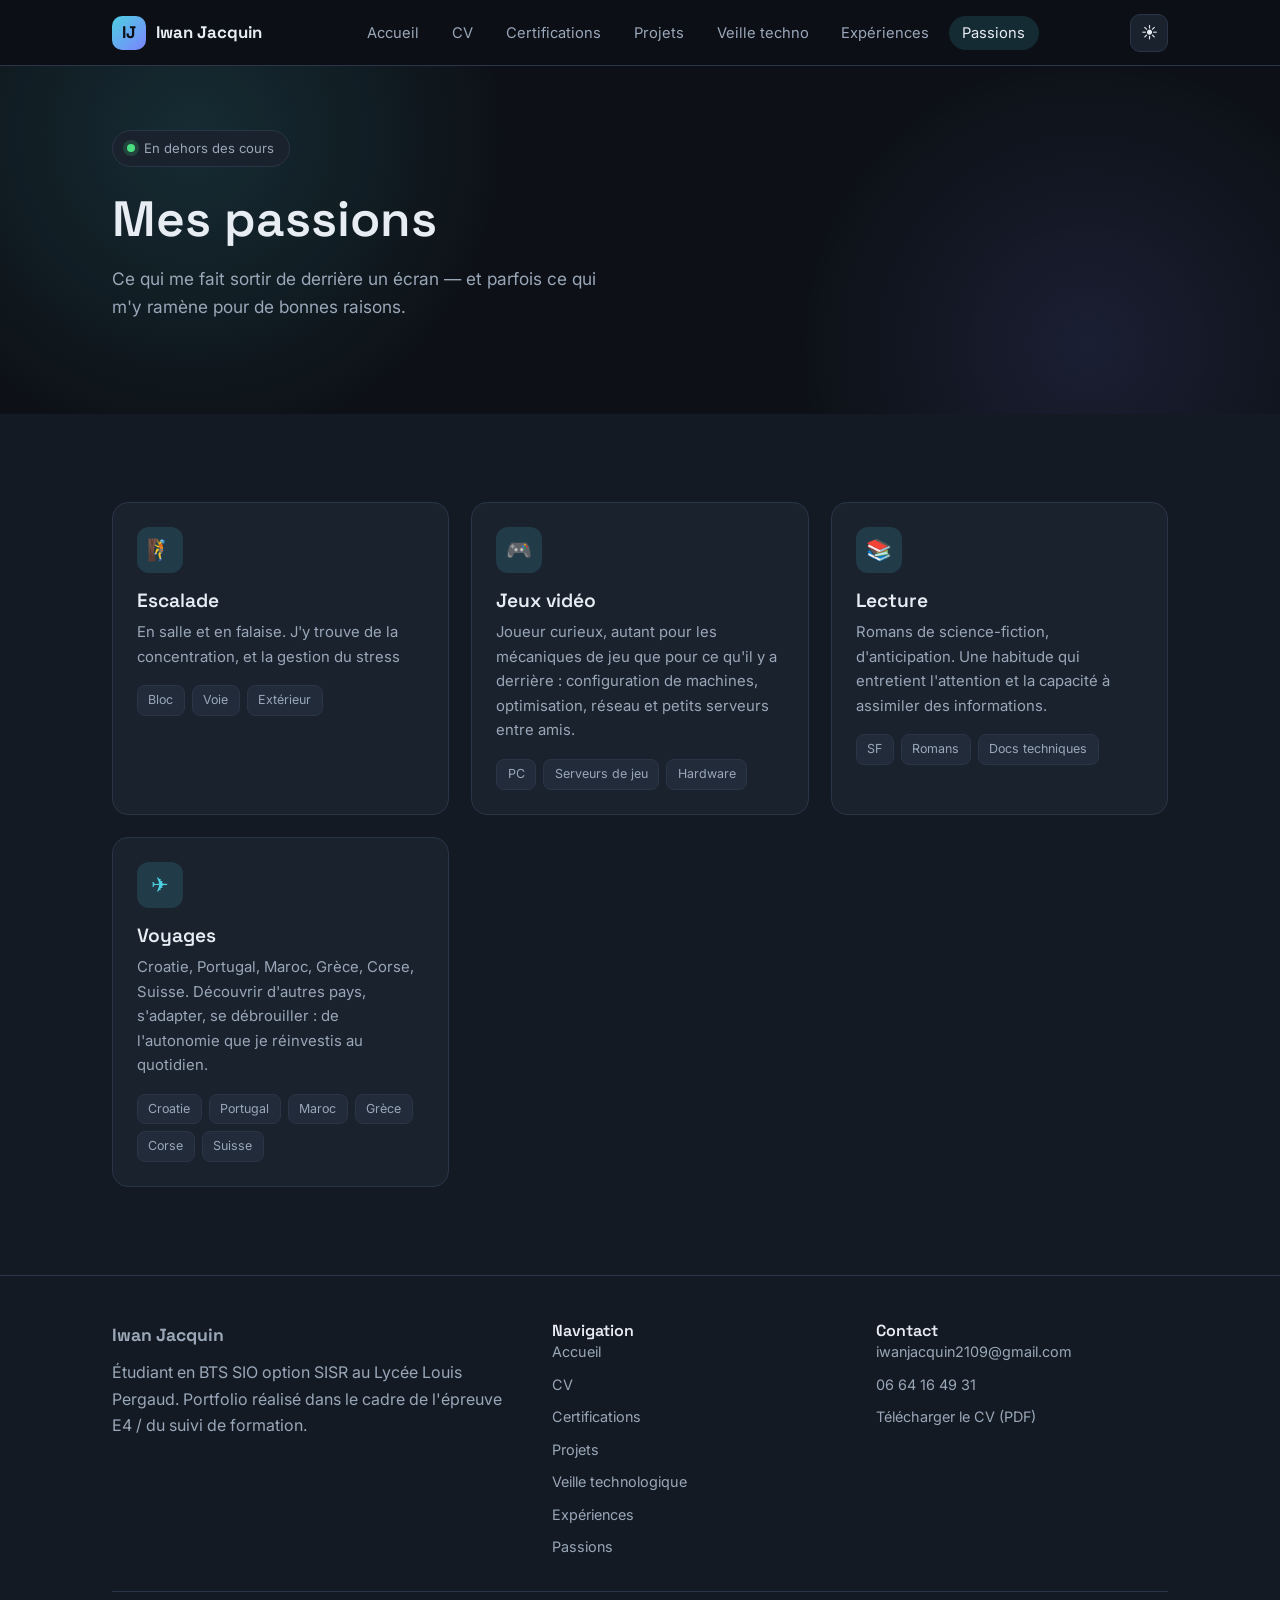
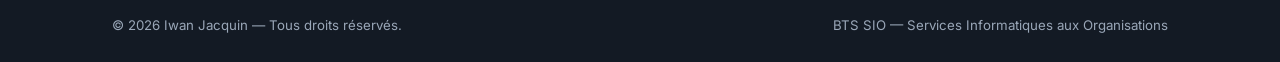
<file: passions.html>
<!DOCTYPE html>
<html lang="fr" data-theme="dark">
<head>
  <meta charset="UTF-8">
  <meta name="viewport" content="width=device-width, initial-scale=1.0">
  <title>Passions — Iwan Jacquin</title>
  <meta name="description" content="Centres d'intérêt d'Iwan Jacquin : escalade, jeux vidéo, lecture et voyages.">
  <link rel="preconnect" href="https://fonts.googleapis.com">
  <link rel="preconnect" href="https://fonts.gstatic.com" crossorigin>
  <link href="https://fonts.googleapis.com/css2?family=Inter:wght@400;500;600&family=Space+Grotesk:wght@400;500;600;700&display=swap" rel="stylesheet">
  <link rel="stylesheet" href="assets/css/style.css">
</head>
<body data-page="passions">

  <header class="site-header">
    <div class="container">
      <nav class="nav" aria-label="Navigation principale">
        <a class="nav__brand" href="index.html"><span class="mark">IJ</span><span>Iwan Jacquin</span></a>
        <ul class="nav__menu" id="nav-menu">
          <li><a class="nav__link" data-nav="accueil" href="index.html">Accueil</a></li>
          <li><a class="nav__link" data-nav="cv" href="cv.html">CV</a></li>
          <li><a class="nav__link" data-nav="certifications" href="certifications.html">Certifications</a></li>
          <li><a class="nav__link" data-nav="projets" href="projets.html">Projets</a></li>
          <li><a class="nav__link" data-nav="veille" href="veille.html">Veille techno</a></li>
          <li><a class="nav__link" data-nav="experiences" href="experiences.html">Expériences</a></li>
          <li><a class="nav__link" data-nav="passions" href="passions.html">Passions</a></li>
        </ul>
        <div class="nav__actions">
          <button class="icon-btn theme-toggle" type="button" aria-label="Changer de thème">☀</button>
          <button class="icon-btn nav__toggle" type="button" aria-label="Ouvrir le menu" aria-expanded="false" aria-controls="nav-menu">
            <svg width="20" height="20" viewBox="0 0 24 24" fill="none" stroke="currentColor" stroke-width="2" stroke-linecap="round"><line x1="3" y1="6" x2="21" y2="6"/><line x1="3" y1="12" x2="21" y2="12"/><line x1="3" y1="18" x2="21" y2="18"/></svg>
          </button>
        </div>
      </nav>
    </div>
  </header>

  <main>
    <section class="hero" style="padding-block: clamp(2.5rem, 7vw, 4rem);">
      <div class="container">
        <div class="reveal">
          <span class="hero__status"><span class="dot"></span> En dehors des cours</span>
          <h1>Mes passions</h1>
          <p class="hero__lead">
            Ce qui me fait sortir de derrière un écran — et parfois ce qui m'y ramène pour de
            bonnes raisons.
          </p>
        </div>
      </div>
    </section>

    <section class="section section-alt">
      <div class="container">
        <div class="grid grid--2">

          <article class="card reveal">
            <div class="card__icon">🧗</div>
            <h3>Escalade</h3>
            <p>
              En salle et en falaise. J'y trouve de la concentration, et la gestion du stress
            </p>
            <div class="tag-list"><span class="tag">Bloc</span><span class="tag">Voie</span><span class="tag">Extérieur</span></div>
          </article>

          <article class="card reveal" data-delay="1">
            <div class="card__icon">🎮</div>
            <h3>Jeux vidéo</h3>
            <p>
              Joueur curieux, autant pour les mécaniques de jeu que pour ce qu'il y a derrière :
              configuration de machines, optimisation, réseau et petits serveurs entre amis.
            </p>
            <div class="tag-list"><span class="tag">PC</span><span class="tag">Serveurs de jeu</span><span class="tag">Hardware</span></div>
          </article>

          <article class="card reveal" data-delay="2">
            <div class="card__icon">📚</div>
            <h3>Lecture</h3>
            <p>
              Romans de science-fiction, d'anticipation. Une habitude qui entretient
              l'attention et la capacité à assimiler des informations.
            </p>
            <div class="tag-list"><span class="tag">SF</span><span class="tag">Romans</span><span class="tag">Docs techniques</span></div>
          </article>

          <article class="card reveal" data-delay="3">
            <div class="card__icon">✈️</div>
            <h3>Voyages</h3>
            <p>
              Croatie, Portugal, Maroc, Grèce, Corse, Suisse. Découvrir d'autres pays,
              s'adapter, se débrouiller : de l'autonomie que je réinvestis au quotidien.
            </p>
            <div class="tag-list">
              <span class="tag">Croatie</span><span class="tag">Portugal</span><span class="tag">Maroc</span>
              <span class="tag">Grèce</span><span class="tag">Corse</span><span class="tag">Suisse</span>
            </div>
          </article>

        </div>
      </div>
    </section>
  </main>

  <footer class="site-footer">
    <div class="container">
      <div class="footer__grid">
        <div>
          <p class="footer__brand">Iwan Jacquin</p>
          <p>Étudiant en BTS SIO option SISR au Lycée Louis Pergaud. Portfolio réalisé dans le cadre de l'épreuve E4 / du suivi de formation.</p>
        </div>
        <div>
          <h4>Navigation</h4>
          <div class="footer__links">
            <a href="index.html">Accueil</a>
            <a href="cv.html">CV</a>
            <a href="certifications.html">Certifications</a>
            <a href="projets.html">Projets</a>
            <a href="veille.html">Veille technologique</a>
            <a href="experiences.html">Expériences</a>
            <a href="passions.html">Passions</a>
          </div>
        </div>
        <div>
          <h4>Contact</h4>
          <div class="footer__links">
            <a href="mailto:iwanjacquin2109@gmail.com">iwanjacquin2109@gmail.com</a>
            <a href="tel:+33664164931">06 64 16 49 31</a>
            <a href="CV Iwan Jacquin.pdf" target="_blank" rel="noopener">Télécharger le CV (PDF)</a>
          </div>
        </div>
      </div>
      <div class="footer__bottom">
        <span>&copy; <span class="footer-year">2026</span> Iwan Jacquin — Tous droits réservés.</span>
        <span>BTS SIO — Services Informatiques aux Organisations</span>
      </div>
    </div>
  </footer>

  <button class="to-top" type="button" aria-label="Revenir en haut de la page">↑</button>
  <script src="assets/js/main.js"></script>
</body>
</html>
</file>
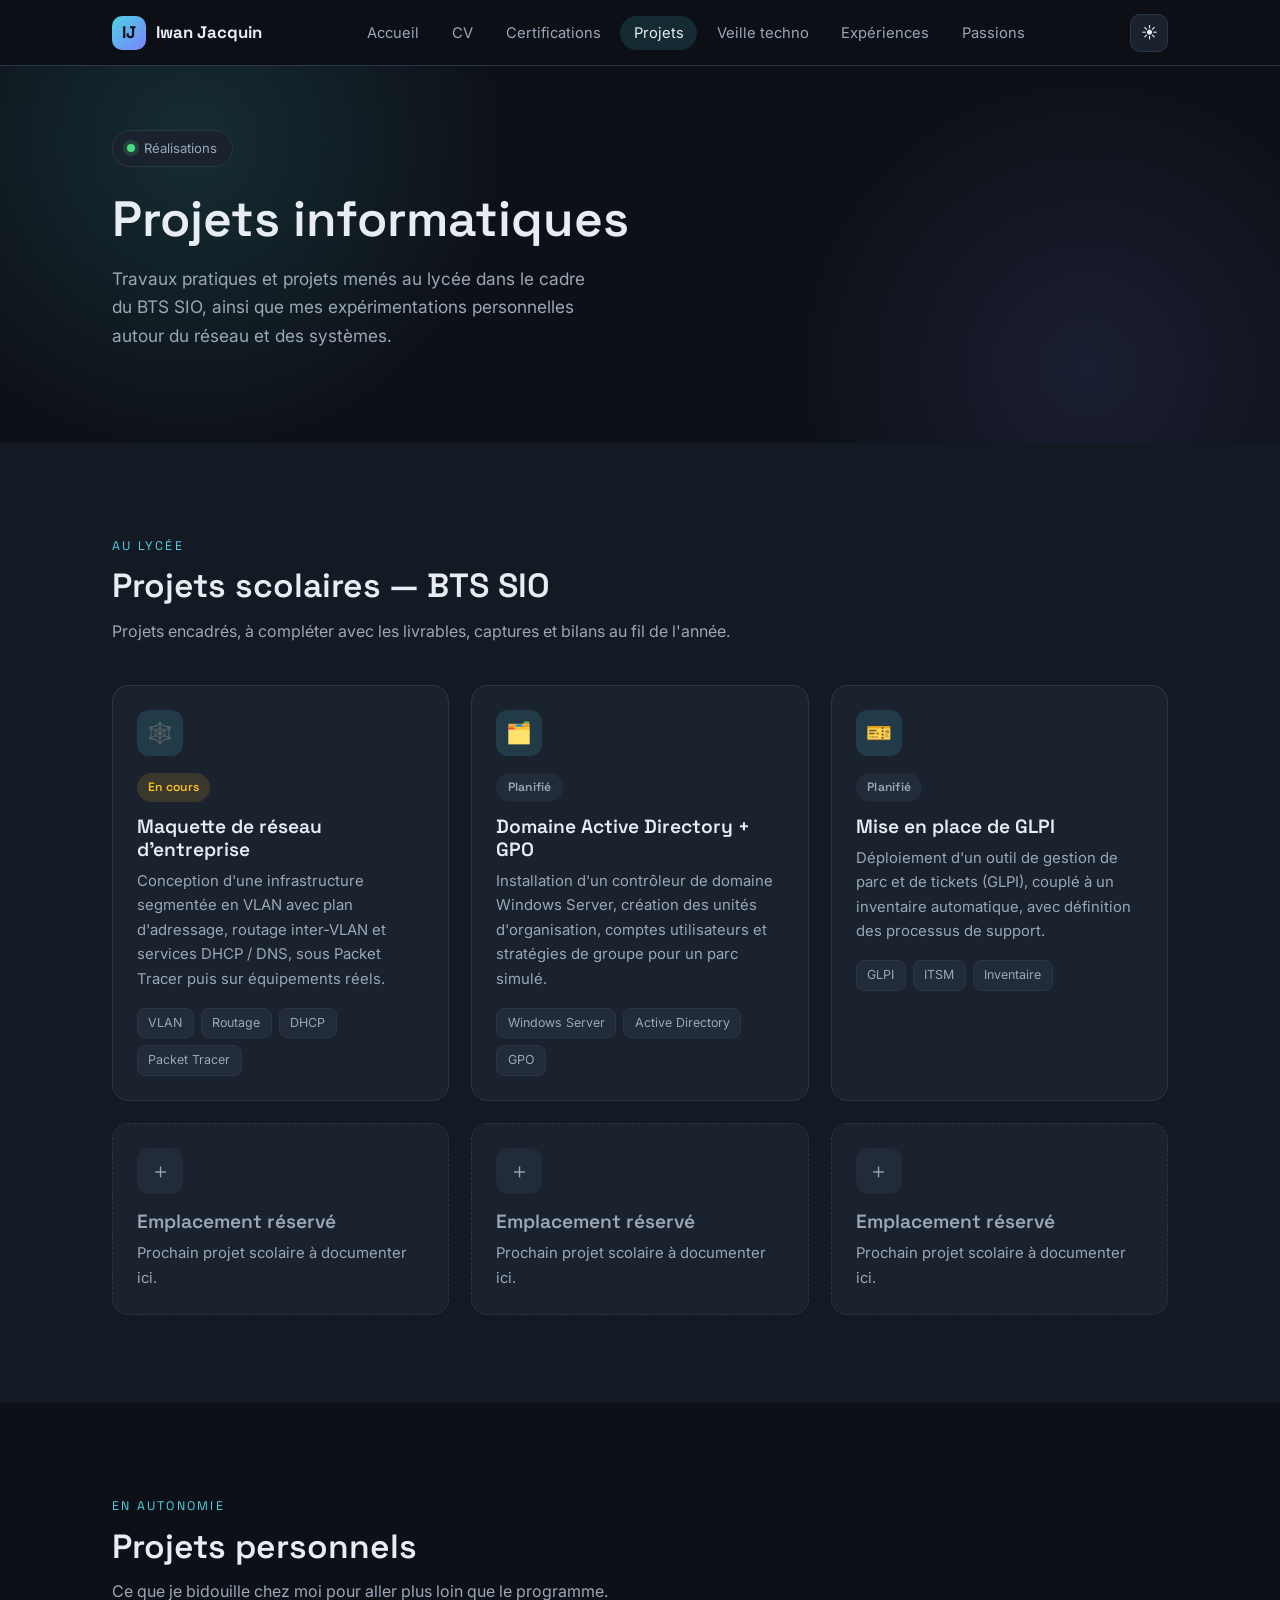
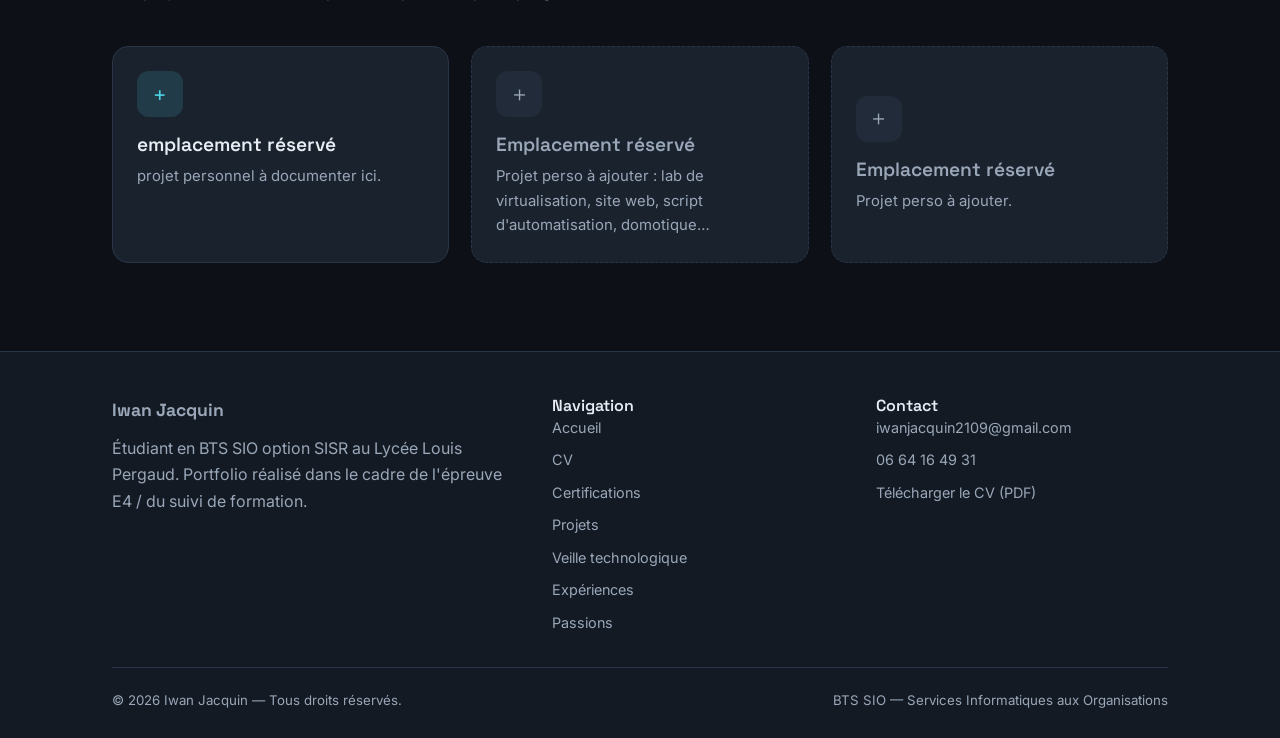
<file: projets.html>
<!DOCTYPE html>
<html lang="fr" data-theme="dark">
<head>
  <meta charset="UTF-8">
  <meta name="viewport" content="width=device-width, initial-scale=1.0">
  <title>Projets — Iwan Jacquin</title>
  <meta name="description" content="Projets informatiques d'Iwan Jacquin, menés au lycée dans le cadre du BTS SIO et à titre personnel.">
  <link rel="preconnect" href="https://fonts.googleapis.com">
  <link rel="preconnect" href="https://fonts.gstatic.com" crossorigin>
  <link href="https://fonts.googleapis.com/css2?family=Inter:wght@400;500;600&family=Space+Grotesk:wght@400;500;600;700&display=swap" rel="stylesheet">
  <link rel="stylesheet" href="assets/css/style.css">
</head>
<body data-page="projets">

  <header class="site-header">
    <div class="container">
      <nav class="nav" aria-label="Navigation principale">
        <a class="nav__brand" href="index.html"><span class="mark">IJ</span><span>Iwan Jacquin</span></a>
        <ul class="nav__menu" id="nav-menu">
          <li><a class="nav__link" data-nav="accueil" href="index.html">Accueil</a></li>
          <li><a class="nav__link" data-nav="cv" href="cv.html">CV</a></li>
          <li><a class="nav__link" data-nav="certifications" href="certifications.html">Certifications</a></li>
          <li><a class="nav__link" data-nav="projets" href="projets.html">Projets</a></li>
          <li><a class="nav__link" data-nav="veille" href="veille.html">Veille techno</a></li>
          <li><a class="nav__link" data-nav="experiences" href="experiences.html">Expériences</a></li>
          <li><a class="nav__link" data-nav="passions" href="passions.html">Passions</a></li>
        </ul>
        <div class="nav__actions">
          <button class="icon-btn theme-toggle" type="button" aria-label="Changer de thème">☀</button>
          <button class="icon-btn nav__toggle" type="button" aria-label="Ouvrir le menu" aria-expanded="false" aria-controls="nav-menu">
            <svg width="20" height="20" viewBox="0 0 24 24" fill="none" stroke="currentColor" stroke-width="2" stroke-linecap="round"><line x1="3" y1="6" x2="21" y2="6"/><line x1="3" y1="12" x2="21" y2="12"/><line x1="3" y1="18" x2="21" y2="18"/></svg>
          </button>
        </div>
      </nav>
    </div>
  </header>

  <main>
    <section class="hero" style="padding-block: clamp(2.5rem, 7vw, 4rem);">
      <div class="container">
        <div class="reveal">
          <span class="hero__status"><span class="dot"></span> Réalisations</span>
          <h1>Projets informatiques</h1>
          <p class="hero__lead">
            Travaux pratiques et projets menés au lycée dans le cadre du BTS SIO,
            ainsi que mes expérimentations personnelles autour du réseau et des systèmes.
          </p>
        </div>
      </div>
    </section>

    <!-- ---------- Projets lycée ---------- -->
    <section class="section section-alt">
      <div class="container">
        <div class="section-head reveal">
          <span class="eyebrow">Au lycée</span>
          <h2>Projets scolaires — BTS SIO</h2>
          <p>Projets encadrés, à compléter avec les livrables, captures et bilans au fil de l'année.</p>
        </div>

        <div class="grid grid--3">
          <article class="card reveal">
            <div class="card__icon">🕸️</div>
            <span class="badge badge--warning">En cours</span>
            <h3 style="margin-top:.8rem;">Maquette de réseau d'entreprise</h3>
            <p>Conception d'une infrastructure segmentée en VLAN avec plan d'adressage, routage inter-VLAN et services DHCP / DNS, sous Packet Tracer puis sur équipements réels.</p>
            <div class="tag-list">
              <span class="tag">VLAN</span><span class="tag">Routage</span><span class="tag">DHCP</span><span class="tag">Packet Tracer</span>
            </div>
          </article>

          <article class="card reveal" data-delay="1">
            <div class="card__icon">🗂️</div>
            <span class="badge badge--muted">Planifié</span>
            <h3 style="margin-top:.8rem;">Domaine Active Directory + GPO</h3>
            <p>Installation d'un contrôleur de domaine Windows Server, création des unités d'organisation, comptes utilisateurs et stratégies de groupe pour un parc simulé.</p>
            <div class="tag-list">
              <span class="tag">Windows Server</span><span class="tag">Active Directory</span><span class="tag">GPO</span>
            </div>
          </article>

          <article class="card reveal" data-delay="2">
            <div class="card__icon">🎫</div>
            <span class="badge badge--muted">Planifié</span>
            <h3 style="margin-top:.8rem;">Mise en place de GLPI</h3>
            <p>Déploiement d'un outil de gestion de parc et de tickets (GLPI), couplé à un inventaire automatique, avec définition des processus de support.</p>
            <div class="tag-list">
              <span class="tag">GLPI</span><span class="tag">ITSM</span><span class="tag">Inventaire</span>
            </div>
          </article>

          <article class="card card--placeholder reveal" data-delay="3">
            <div class="card__icon">＋</div>
            <h3>Emplacement réservé</h3>
            <p>Prochain projet scolaire à documenter ici.</p>
          </article>

          <article class="card card--placeholder reveal" data-delay="1">
            <div class="card__icon">＋</div>
            <h3>Emplacement réservé</h3>
            <p>Prochain projet scolaire à documenter ici.</p>
          </article>

          <article class="card card--placeholder reveal" data-delay="2">
            <div class="card__icon">＋</div>
            <h3>Emplacement réservé</h3>
            <p>Prochain projet scolaire à documenter ici.</p>
          </article>
        </div>
      </div>
    </section>

    <!-- ---------- Projets personnels ---------- -->
    <section class="section">
      <div class="container">
        <div class="section-head reveal">
          <span class="eyebrow">En autonomie</span>
          <h2>Projets personnels</h2>
          <p>Ce que je bidouille chez moi pour aller plus loin que le programme.</p>
        </div>

        <div class="grid grid--3">
          <article class="card reveal">
            <div class="card__icon">+</div>
            <h3 style="margin-top:.8rem;">emplacement réservé</h3>
            <p>projet personnel à documenter ici.</p>
          
          </article>

          <article class="card card--placeholder reveal" data-delay="1">
            <div class="card__icon">＋</div>
            <h3>Emplacement réservé</h3>
            <p>Projet perso à ajouter : lab de virtualisation, site web, script d'automatisation, domotique…</p>
          </article>

          <article class="card card--placeholder reveal" data-delay="2">
            <div class="card__icon">＋</div>
            <h3>Emplacement réservé</h3>
            <p>Projet perso à ajouter.</p>
          </article>
        </div>
      </div>
    </section>
  </main>

  <footer class="site-footer">
    <div class="container">
      <div class="footer__grid">
        <div>
          <p class="footer__brand">Iwan Jacquin</p>
          <p>Étudiant en BTS SIO option SISR au Lycée Louis Pergaud. Portfolio réalisé dans le cadre de l'épreuve E4 / du suivi de formation.</p>
        </div>
        <div>
          <h4>Navigation</h4>
          <div class="footer__links">
            <a href="index.html">Accueil</a>
            <a href="cv.html">CV</a>
            <a href="certifications.html">Certifications</a>
            <a href="projets.html">Projets</a>
            <a href="veille.html">Veille technologique</a>
            <a href="experiences.html">Expériences</a>
            <a href="passions.html">Passions</a>
          </div>
        </div>
        <div>
          <h4>Contact</h4>
          <div class="footer__links">
            <a href="mailto:iwanjacquin2109@gmail.com">iwanjacquin2109@gmail.com</a>
            <a href="tel:+33664164931">06 64 16 49 31</a>
            <a href="CV Iwan Jacquin.pdf" target="_blank" rel="noopener">Télécharger le CV (PDF)</a>
          </div>
        </div>
      </div>
      <div class="footer__bottom">
        <span>&copy; <span class="footer-year">2026</span> Iwan Jacquin — Tous droits réservés.</span>
        <span>BTS SIO — Services Informatiques aux Organisations</span>
      </div>
    </div>
  </footer>

  <button class="to-top" type="button" aria-label="Revenir en haut de la page">↑</button>
  <script src="assets/js/main.js"></script>
</body>
</html>
</file>
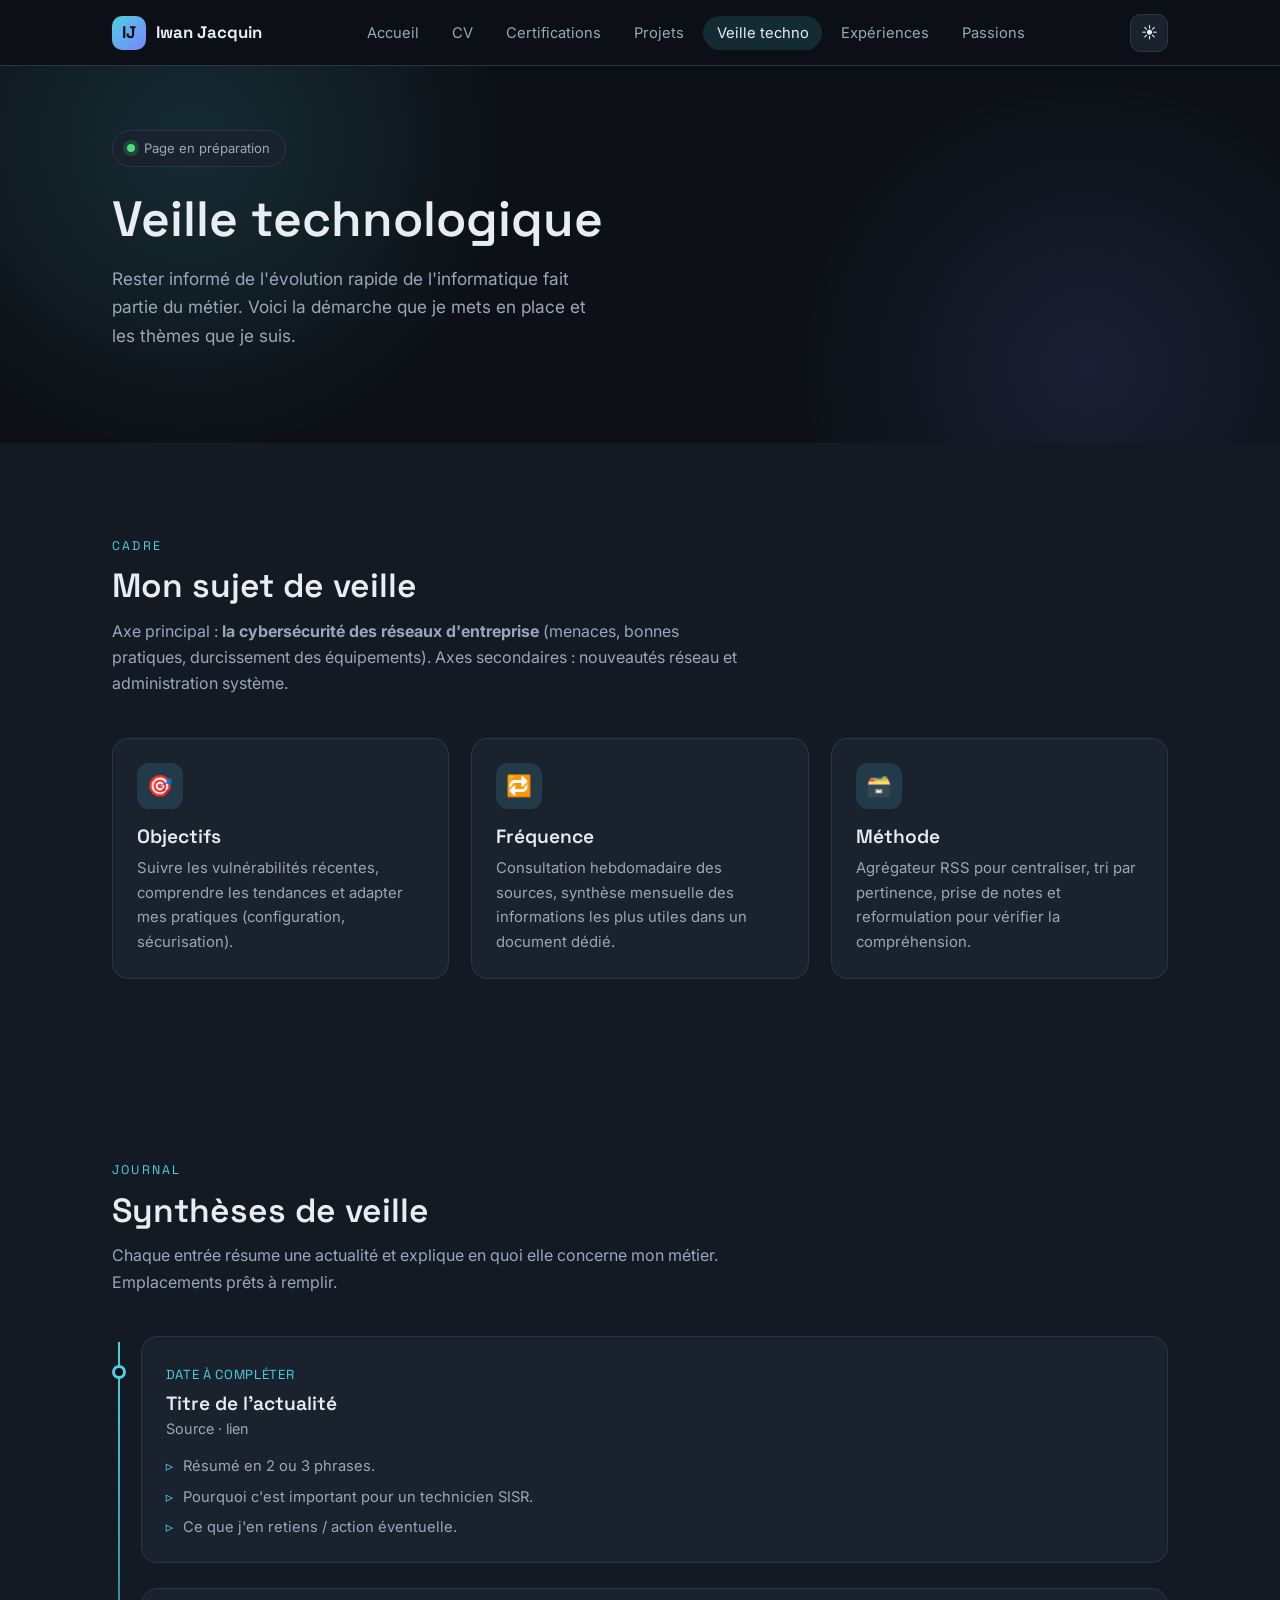
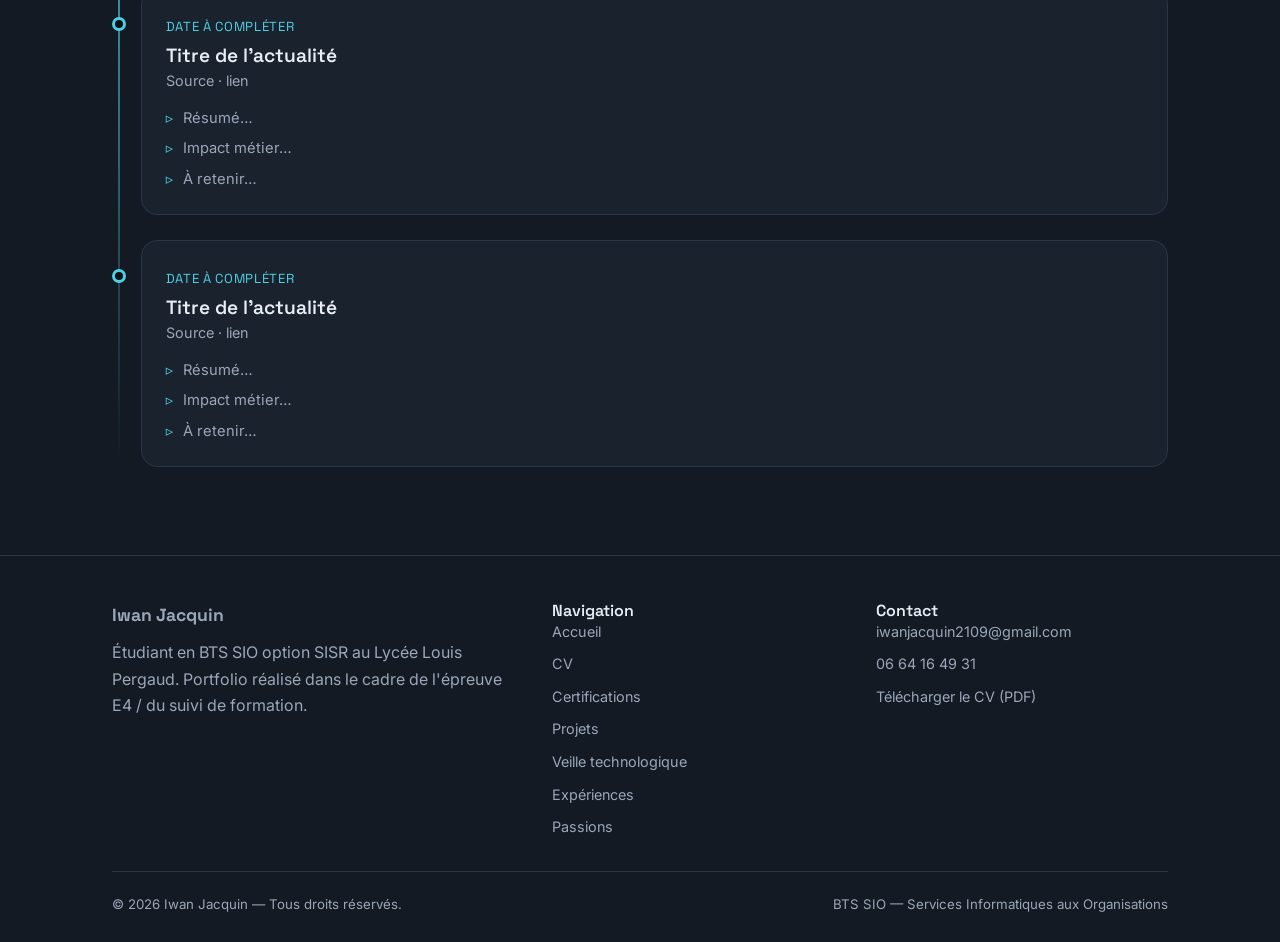
<file: veille.html>
<!DOCTYPE html>
<html lang="fr" data-theme="dark">
<head>
  <meta charset="UTF-8">
  <meta name="viewport" content="width=device-width, initial-scale=1.0">
  <title>Veille technologique — Iwan Jacquin</title>
  <meta name="description" content="Démarche de veille technologique d'Iwan Jacquin : méthode, sources et thèmes suivis (cybersécurité, réseau, systèmes).">
  <link rel="preconnect" href="https://fonts.googleapis.com">
  <link rel="preconnect" href="https://fonts.gstatic.com" crossorigin>
  <link href="https://fonts.googleapis.com/css2?family=Inter:wght@400;500;600&family=Space+Grotesk:wght@400;500;600;700&display=swap" rel="stylesheet">
  <link rel="stylesheet" href="assets/css/style.css">
</head>
<body data-page="veille">

  <header class="site-header">
    <div class="container">
      <nav class="nav" aria-label="Navigation principale">
        <a class="nav__brand" href="index.html"><span class="mark">IJ</span><span>Iwan Jacquin</span></a>
        <ul class="nav__menu" id="nav-menu">
          <li><a class="nav__link" data-nav="accueil" href="index.html">Accueil</a></li>
          <li><a class="nav__link" data-nav="cv" href="cv.html">CV</a></li>
          <li><a class="nav__link" data-nav="certifications" href="certifications.html">Certifications</a></li>
          <li><a class="nav__link" data-nav="projets" href="projets.html">Projets</a></li>
          <li><a class="nav__link" data-nav="veille" href="veille.html">Veille techno</a></li>
          <li><a class="nav__link" data-nav="experiences" href="experiences.html">Expériences</a></li>
          <li><a class="nav__link" data-nav="passions" href="passions.html">Passions</a></li>
        </ul>
        <div class="nav__actions">
          <button class="icon-btn theme-toggle" type="button" aria-label="Changer de thème">☀</button>
          <button class="icon-btn nav__toggle" type="button" aria-label="Ouvrir le menu" aria-expanded="false" aria-controls="nav-menu">
            <svg width="20" height="20" viewBox="0 0 24 24" fill="none" stroke="currentColor" stroke-width="2" stroke-linecap="round"><line x1="3" y1="6" x2="21" y2="6"/><line x1="3" y1="12" x2="21" y2="12"/><line x1="3" y1="18" x2="21" y2="18"/></svg>
          </button>
        </div>
      </nav>
    </div>
  </header>

  <main>
    <section class="hero" style="padding-block: clamp(2.5rem, 7vw, 4rem);">
      <div class="container">
        <div class="reveal">
          <span class="hero__status"><span class="dot"></span> Page en préparation</span>
          <h1>Veille technologique</h1>
          <p class="hero__lead">
            Rester informé de l'évolution rapide de l'informatique fait partie du métier.
            Voici la démarche que je mets en place et les thèmes que je suis.
          </p>
        </div>
      </div>
    </section>

    <!-- ---------- Thème & méthode ---------- -->
    <section class="section section-alt">
      <div class="container">
        <div class="section-head reveal">
          <span class="eyebrow">Cadre</span>
          <h2>Mon sujet de veille</h2>
          <p>Axe principal : <strong>la cybersécurité des réseaux d'entreprise</strong> (menaces, bonnes pratiques, durcissement des équipements). Axes secondaires : nouveautés réseau et administration système.</p>
        </div>

        <div class="grid grid--3">
          <article class="card reveal">
            <div class="card__icon">🎯</div>
            <h3>Objectifs</h3>
            <p>Suivre les vulnérabilités récentes, comprendre les tendances et adapter mes pratiques (configuration, sécurisation).</p>
          </article>
          <article class="card reveal" data-delay="1">
            <div class="card__icon">🔁</div>
            <h3>Fréquence</h3>
            <p>Consultation hebdomadaire des sources, synthèse mensuelle des informations les plus utiles dans un document dédié.</p>
          </article>
          <article class="card reveal" data-delay="2">
            <div class="card__icon">🗃️</div>
            <h3>Méthode</h3>
            <p>Agrégateur RSS pour centraliser, tri par pertinence, prise de notes et reformulation pour vérifier la compréhension.</p>
          </article>
        </div>
      </div>
    </section>
    <!-- ---------- Synthèses ---------- -->
    <section class="section section-alt">
      <div class="container">
        <div class="section-head reveal">
          <span class="eyebrow">Journal</span>
          <h2>Synthèses de veille</h2>
          <p>Chaque entrée résume une actualité et explique en quoi elle concerne mon métier. Emplacements prêts à remplir.</p>
        </div>

        <div class="timeline">
          <article class="timeline__item reveal">
            <span class="timeline__date">Date à compléter</span>
            <h3>Titre de l'actualité</h3>
            <p class="timeline__org">Source · lien</p>
            <ul>
              <li>Résumé en 2 ou 3 phrases.</li>
              <li>Pourquoi c'est important pour un technicien SISR.</li>
              <li>Ce que j'en retiens / action éventuelle.</li>
            </ul>
          </article>
          <article class="timeline__item reveal" data-delay="1">
            <span class="timeline__date">Date à compléter</span>
            <h3>Titre de l'actualité</h3> 
            <p class="timeline__org">Source · lien</p>
            <ul>
              <li>Résumé…</li>
              <li>Impact métier…</li>
              <li>À retenir…</li>
            </ul>
          </article>
          <article class="timeline__item reveal" data-delay="2">
            <span class="timeline__date">Date à compléter</span>
            <h3>Titre de l'actualité</h3>
            <p class="timeline__org">Source · lien</p>
            <ul>
              <li>Résumé…</li>
              <li>Impact métier…</li>
              <li>À retenir…</li>
            </ul>
          </article>
        </div>
      </div>
    </section>
  </main>

  <footer class="site-footer">
    <div class="container">
      <div class="footer__grid">
        <div>
          <p class="footer__brand">Iwan Jacquin</p>
          <p>Étudiant en BTS SIO option SISR au Lycée Louis Pergaud. Portfolio réalisé dans le cadre de l'épreuve E4 / du suivi de formation.</p>
        </div>
        <div>
          <h4>Navigation</h4>
          <div class="footer__links">
            <a href="index.html">Accueil</a>
            <a href="cv.html">CV</a>
            <a href="certifications.html">Certifications</a>
            <a href="projets.html">Projets</a>
            <a href="veille.html">Veille technologique</a>
            <a href="experiences.html">Expériences</a>
            <a href="passions.html">Passions</a>
          </div>
        </div>
        <div>
          <h4>Contact</h4>
          <div class="footer__links">
            <a href="mailto:iwanjacquin2109@gmail.com">iwanjacquin2109@gmail.com</a>
            <a href="tel:+33664164931">06 64 16 49 31</a>
            <a href="CV Iwan Jacquin.pdf" target="_blank" rel="noopener">Télécharger le CV (PDF)</a>
          </div>
        </div>
      </div>
      <div class="footer__bottom">
        <span>&copy; <span class="footer-year">2026</span> Iwan Jacquin — Tous droits réservés.</span>
        <span>BTS SIO — Services Informatiques aux Organisations</span>
      </div>
    </div>
  </footer>

  <button class="to-top" type="button" aria-label="Revenir en haut de la page">↑</button>
  <script src="assets/js/main.js"></script>
</body>
</html>
</file>
<file: assets/css/style.css>
/* =========================================================
   Portfolio BTS SIO — Iwan Jacquin
   Feuille de style principale
   ========================================================= */

/* ---------- Reset ---------- */
*,
*::before,
*::after {
  box-sizing: border-box;
  margin: 0;
  padding: 0;
}

html {
  scroll-behavior: smooth;
  -webkit-text-size-adjust: 100%;
}

img {
  max-width: 100%;
  display: block;
}

a {
  color: inherit;
  text-decoration: none;
}

ul {
  list-style: none;
}

button {
  font: inherit;
  cursor: pointer;
  border: none;
  background: none;
  color: inherit;
}

/* ---------- Thèmes / variables ---------- */
:root {
  --bg: #0d1117;
  --bg-alt: #131a24;
  --surface: #1a222e;
  --surface-2: #212b3a;
  --border: #2a3547;
  --text: #e8edf4;
  --text-muted: #9aa7b8;
  --accent: #4dd0e1;
  --accent-2: #7c83ff;
  --accent-soft: rgba(77, 208, 225, 0.14);
  --success: #4ade80;
  --warning: #fbbf24;
  --shadow: 0 12px 40px -12px rgba(0, 0, 0, 0.55);
  --radius: 16px;
  --radius-sm: 10px;
  --max-width: 1120px;
  --font-title: "Space Grotesk", "Segoe UI", system-ui, sans-serif;
  --font-body: "Inter", "Segoe UI", system-ui, -apple-system, sans-serif;
  --transition: 0.25s ease;
}

:root[data-theme="light"] {
  --bg: #f5f7fb;
  --bg-alt: #eef1f7;
  --surface: #ffffff;
  --surface-2: #f0f3f9;
  --border: #dde3ec;
  --text: #1b2432;
  --text-muted: #5c6b7c;
  --accent: #0d9aad;
  --accent-2: #5a61e6;
  --accent-soft: rgba(13, 154, 173, 0.12);
  --shadow: 0 12px 40px -16px rgba(20, 35, 60, 0.25);
}

/* ---------- Base ---------- */
body {
  font-family: var(--font-body);
  background: var(--bg);
  color: var(--text);
  line-height: 1.65;
  min-height: 100vh;
  display: flex;
  flex-direction: column;
  transition: background var(--transition), color var(--transition);
}

h1, h2, h3, h4 {
  font-family: var(--font-title);
  line-height: 1.2;
  font-weight: 600;
}

h1 { font-size: clamp(2rem, 5vw, 3.1rem); }
h2 { font-size: clamp(1.5rem, 3.5vw, 2.1rem); }
h3 { font-size: 1.2rem; }

p { color: var(--text-muted); }

.container {
  width: 100%;
  max-width: var(--max-width);
  margin-inline: auto;
  padding-inline: clamp(1.1rem, 4vw, 2rem);
}

.section {
  padding-block: clamp(3rem, 8vw, 5.5rem);
}

.section-alt {
  background: var(--bg-alt);
}

.section-head {
  max-width: 640px;
  margin-bottom: 2.6rem;
}

.section-head .eyebrow {
  display: inline-block;
  font-family: var(--font-title);
  font-size: 0.78rem;
  letter-spacing: 0.18em;
  text-transform: uppercase;
  color: var(--accent);
  margin-bottom: 0.6rem;
}

.section-head p {
  margin-top: 0.7rem;
}

.text-accent { color: var(--accent); }

/* ---------- Header / navigation ---------- */
.site-header {
  position: sticky;
  top: 0;
  z-index: 100;
  background: color-mix(in srgb, var(--bg) 88%, transparent);
  backdrop-filter: blur(12px);
  border-bottom: 1px solid var(--border);
}

.nav {
  display: flex;
  align-items: center;
  justify-content: space-between;
  gap: 1rem;
  padding-block: 0.85rem;
}

.nav__brand {
  display: flex;
  align-items: center;
  gap: 0.6rem;
  font-family: var(--font-title);
  font-weight: 700;
  font-size: 1.05rem;
  letter-spacing: 0.01em;
}

.nav__brand .mark {
  display: grid;
  place-items: center;
  width: 34px;
  height: 34px;
  border-radius: 10px;
  background: linear-gradient(135deg, var(--accent), var(--accent-2));
  color: #0d1117;
  font-weight: 700;
}

.nav__menu {
  display: flex;
  align-items: center;
  gap: 0.35rem;
}

.nav__link {
  position: relative;
  padding: 0.5rem 0.85rem;
  border-radius: 999px;
  font-size: 0.92rem;
  color: var(--text-muted);
  transition: color var(--transition), background var(--transition);
}

.nav__link:hover {
  color: var(--text);
  background: var(--surface);
}

.nav__link.is-active {
  color: var(--text);
  background: var(--accent-soft);
}

.nav__actions {
  display: flex;
  align-items: center;
  gap: 0.5rem;
}

.icon-btn {
  display: grid;
  place-items: center;
  width: 38px;
  height: 38px;
  border-radius: 10px;
  border: 1px solid var(--border);
  background: var(--surface);
  transition: border-color var(--transition), transform var(--transition);
}

.icon-btn:hover {
  border-color: var(--accent);
  transform: translateY(-1px);
}

.nav__toggle {
  display: none;
}

/* ---------- Boutons ---------- */
.btn {
  display: inline-flex;
  align-items: center;
  gap: 0.5rem;
  padding: 0.75rem 1.4rem;
  border-radius: 999px;
  font-family: var(--font-title);
  font-weight: 500;
  font-size: 0.95rem;
  transition: transform var(--transition), box-shadow var(--transition), background var(--transition);
}

.btn--primary {
  background: linear-gradient(135deg, var(--accent), var(--accent-2));
  color: #0d1117;
  box-shadow: 0 10px 30px -10px var(--accent);
}

.btn--primary:hover {
  transform: translateY(-2px);
  box-shadow: 0 16px 40px -12px var(--accent);
}

.btn--ghost {
  border: 1px solid var(--border);
  background: var(--surface);
  color: var(--text);
}

.btn--ghost:hover {
  border-color: var(--accent);
  transform: translateY(-2px);
}

/* ---------- Hero ---------- */
.hero {
  position: relative;
  overflow: hidden;
  padding-block: clamp(3.5rem, 10vw, 6.5rem);
}

.hero::before {
  content: "";
  position: absolute;
  inset: 0;
  background:
    radial-gradient(520px circle at 15% 20%, var(--accent-soft), transparent 60%),
    radial-gradient(480px circle at 85% 80%, rgba(124, 131, 255, 0.12), transparent 60%);
  pointer-events: none;
}

.hero__grid {
  position: relative;
  display: grid;
  grid-template-columns: 1.4fr 1fr;
  gap: clamp(2rem, 6vw, 4rem);
  align-items: center;
}

.hero__status {
  display: inline-flex;
  align-items: center;
  gap: 0.55rem;
  padding: 0.4rem 0.9rem;
  border-radius: 999px;
  border: 1px solid var(--border);
  background: var(--surface);
  font-size: 0.82rem;
  color: var(--text-muted);
  margin-bottom: 1.4rem;
}

.hero__status .dot {
  width: 8px;
  height: 8px;
  border-radius: 50%;
  background: var(--success);
  box-shadow: 0 0 0 4px rgba(74, 222, 128, 0.18);
}

.hero h1 {
  margin-bottom: 1rem;
}

.hero h1 .grad {
  background: linear-gradient(120deg, var(--accent), var(--accent-2));
  -webkit-background-clip: text;
  background-clip: text;
  color: transparent;
}

.hero__lead {
  font-size: 1.08rem;
  max-width: 44ch;
  margin-bottom: 1.8rem;
}

.hero__cta {
  display: flex;
  flex-wrap: wrap;
  gap: 0.8rem;
  margin-bottom: 2rem;
}

.hero__facts {
  display: flex;
  flex-wrap: wrap;
  gap: 1.8rem;
}

.hero__fact strong {
  display: block;
  font-family: var(--font-title);
  font-size: 1.5rem;
  color: var(--text);
}

.hero__fact span {
  font-size: 0.85rem;
  color: var(--text-muted);
}

.hero__card {
  background: var(--surface);
  border: 1px solid var(--border);
  border-radius: var(--radius);
  padding: 1.6rem;
  box-shadow: var(--shadow);
}

.hero__card h3 {
  margin-bottom: 1rem;
  font-size: 1rem;
}

.hero__card ul {
  display: grid;
  gap: 0.7rem;
}

.hero__card li {
  display: flex;
  align-items: center;
  gap: 0.7rem;
  font-size: 0.92rem;
  color: var(--text-muted);
}

.hero__card li::before {
  content: "";
  width: 7px;
  height: 7px;
  border-radius: 50%;
  background: var(--accent);
  flex-shrink: 0;
}

/* ---------- Grilles de cartes ---------- */
.grid {
  display: grid;
  gap: 1.4rem;
}

.grid--2 { grid-template-columns: repeat(auto-fit, minmax(300px, 1fr)); }
.grid--3 { grid-template-columns: repeat(auto-fit, minmax(280px, 1fr)); }

.card {
  background: var(--surface);
  border: 1px solid var(--border);
  border-radius: var(--radius);
  padding: 1.5rem;
  transition: transform var(--transition), border-color var(--transition), box-shadow var(--transition);
}

.card:hover {
  transform: translateY(-4px);
  border-color: color-mix(in srgb, var(--accent) 55%, var(--border));
  box-shadow: var(--shadow);
}

.card__icon {
  display: grid;
  place-items: center;
  width: 46px;
  height: 46px;
  border-radius: 12px;
  background: var(--accent-soft);
  color: var(--accent);
  margin-bottom: 1rem;
  font-size: 1.3rem;
}

.card h3 {
  margin-bottom: 0.5rem;
}

.card p {
  font-size: 0.93rem;
}

.card--placeholder {
  border-style: dashed;
  display: flex;
  flex-direction: column;
  align-items: flex-start;
  justify-content: center;
  min-height: 190px;
  color: var(--text-muted);
}

.card--placeholder .card__icon {
  background: var(--surface-2);
  color: var(--text-muted);
}

/* ---------- Badges / tags ---------- */
.badge {
  display: inline-flex;
  align-items: center;
  gap: 0.4rem;
  padding: 0.28rem 0.7rem;
  border-radius: 999px;
  font-size: 0.76rem;
  font-weight: 600;
  font-family: var(--font-title);
  letter-spacing: 0.02em;
}

.badge--success {
  background: rgba(74, 222, 128, 0.14);
  color: var(--success);
}

.badge--warning {
  background: rgba(251, 191, 36, 0.14);
  color: var(--warning);
}

.badge--muted {
  background: var(--surface-2);
  color: var(--text-muted);
}

.tag-list {
  display: flex;
  flex-wrap: wrap;
  gap: 0.45rem;
  margin-top: 1rem;
}

.tag {
  padding: 0.25rem 0.65rem;
  border-radius: 8px;
  background: var(--surface-2);
  border: 1px solid var(--border);
  font-size: 0.78rem;
  color: var(--text-muted);
}

/* ---------- Timeline ---------- */
.timeline {
  position: relative;
  display: grid;
  gap: 1.6rem;
  padding-left: 1.8rem;
}

.timeline::before {
  content: "";
  position: absolute;
  left: 6px;
  top: 6px;
  bottom: 6px;
  width: 2px;
  background: linear-gradient(var(--accent), transparent);
}

.timeline__item {
  position: relative;
  background: var(--surface);
  border: 1px solid var(--border);
  border-radius: var(--radius);
  padding: 1.4rem 1.5rem;
}

.timeline__item::before {
  content: "";
  position: absolute;
  left: -1.8rem;
  top: 1.7rem;
  width: 14px;
  height: 14px;
  border-radius: 50%;
  background: var(--bg);
  border: 3px solid var(--accent);
  transform: translateX(-1px);
}

.timeline__date {
  font-family: var(--font-title);
  font-size: 0.82rem;
  letter-spacing: 0.05em;
  color: var(--accent);
  text-transform: uppercase;
}

.timeline__item h3 {
  margin: 0.35rem 0 0.15rem;
}

.timeline__org {
  font-size: 0.9rem;
  color: var(--text-muted);
  margin-bottom: 0.8rem;
}

.timeline__item ul {
  display: grid;
  gap: 0.4rem;
}

.timeline__item li {
  position: relative;
  padding-left: 1.1rem;
  font-size: 0.92rem;
  color: var(--text-muted);
}

.timeline__item li::before {
  content: "▹";
  position: absolute;
  left: 0;
  color: var(--accent);
}

/* ---------- Barres de compétences ---------- */
.skills {
  display: grid;
  gap: 1.1rem;
}

.skill__head {
  display: flex;
  justify-content: space-between;
  font-size: 0.9rem;
  margin-bottom: 0.4rem;
}

.skill__head span:last-child {
  color: var(--text-muted);
}

.skill__bar {
  height: 8px;
  border-radius: 999px;
  background: var(--surface-2);
  overflow: hidden;
}

.skill__fill {
  height: 100%;
  width: 0;
  border-radius: 999px;
  background: linear-gradient(90deg, var(--accent), var(--accent-2));
  transition: width 1.1s cubic-bezier(0.22, 1, 0.36, 1);
}

/* ---------- Bloc d'information / note ---------- */
.note {
  display: flex;
  gap: 1rem;
  padding: 1.3rem 1.5rem;
  border-radius: var(--radius);
  border: 1px solid var(--border);
  background: var(--surface);
  border-left: 4px solid var(--accent);
}

.note__icon {
  color: var(--accent);
  font-size: 1.4rem;
  flex-shrink: 0;
}

.note h3 {
  margin-bottom: 0.3rem;
}

.note p {
  font-size: 0.92rem;
}

/* ---------- Liste de définition (CV colonne) ---------- */
.info-list {
  display: grid;
  gap: 0.9rem;
}

.info-list div {
  display: grid;
  gap: 0.15rem;
}

.info-list dt {
  font-size: 0.78rem;
  text-transform: uppercase;
  letter-spacing: 0.08em;
  color: var(--accent);
  font-family: var(--font-title);
}

.info-list dd {
  font-size: 0.95rem;
}

/* ---------- Colonnes CV ---------- */
.cv-layout {
  display: grid;
  grid-template-columns: 300px 1fr;
  gap: 2.5rem;
  align-items: start;
}

.cv-aside {
  position: sticky;
  top: 90px;
  display: grid;
  gap: 1.6rem;
}

.cv-block {
  background: var(--surface);
  border: 1px solid var(--border);
  border-radius: var(--radius);
  padding: 1.4rem;
}

.cv-block h3 {
  font-size: 1rem;
  margin-bottom: 1rem;
  padding-bottom: 0.6rem;
  border-bottom: 1px solid var(--border);
}

.cv-main {
  display: grid;
  gap: 2.4rem;
}

.cv-main h2 {
  margin-bottom: 1.3rem;
}

.chip-row {
  display: flex;
  flex-wrap: wrap;
  gap: 0.5rem;
}

.chip {
  padding: 0.35rem 0.8rem;
  border-radius: 999px;
  background: var(--accent-soft);
  color: var(--accent);
  font-size: 0.83rem;
  font-weight: 500;
}

/* ---------- Footer ---------- */
.site-footer {
  margin-top: auto;
  background: var(--bg-alt);
  border-top: 1px solid var(--border);
  padding-block: 2.8rem 1.6rem;
}

.footer__grid {
  display: grid;
  grid-template-columns: 1.4fr 1fr 1fr;
  gap: 2rem;
  margin-bottom: 2rem;
}

.footer__brand {
  font-family: var(--font-title);
  font-weight: 700;
  font-size: 1.1rem;
  margin-bottom: 0.6rem;
}

.footer p {
  font-size: 0.9rem;
}

.footer h4 {
  font-size: 0.82rem;
  text-transform: uppercase;
  letter-spacing: 0.1em;
  color: var(--text-muted);
  margin-bottom: 0.9rem;
}

.footer__links {
  display: grid;
  gap: 0.55rem;
}

.footer__links a {
  font-size: 0.9rem;
  color: var(--text-muted);
  transition: color var(--transition);
}

.footer__links a:hover {
  color: var(--accent);
}

.footer__bottom {
  display: flex;
  flex-wrap: wrap;
  justify-content: space-between;
  gap: 0.6rem;
  padding-top: 1.4rem;
  border-top: 1px solid var(--border);
  font-size: 0.83rem;
  color: var(--text-muted);
}

/* ---------- Bouton retour haut ---------- */
.to-top {
  position: fixed;
  right: 1.4rem;
  bottom: 1.4rem;
  width: 44px;
  height: 44px;
  border-radius: 12px;
  background: var(--surface);
  border: 1px solid var(--border);
  display: grid;
  place-items: center;
  opacity: 0;
  visibility: hidden;
  transform: translateY(12px);
  transition: all var(--transition);
  z-index: 90;
}

.to-top.is-visible {
  opacity: 1;
  visibility: visible;
  transform: translateY(0);
}

.to-top:hover {
  border-color: var(--accent);
  color: var(--accent);
}

/* ---------- Animations d'apparition ---------- */
.reveal {
  opacity: 0;
  transform: translateY(24px);
  transition: opacity 0.7s ease, transform 0.7s cubic-bezier(0.22, 1, 0.36, 1);
}

.reveal.is-visible {
  opacity: 1;
  transform: translateY(0);
}

.reveal[data-delay="1"] { transition-delay: 0.08s; }
.reveal[data-delay="2"] { transition-delay: 0.16s; }
.reveal[data-delay="3"] { transition-delay: 0.24s; }
.reveal[data-delay="4"] { transition-delay: 0.32s; }

@keyframes floatIn {
  from { opacity: 0; transform: translateY(30px); }
  to { opacity: 1; transform: translateY(0); }
}

.hero__grid > * {
  animation: floatIn 0.8s ease both;
}

.hero__grid > *:nth-child(2) {
  animation-delay: 0.15s;
}

@media (prefers-reduced-motion: reduce) {
  *,
  *::before,
  *::after {
    animation-duration: 0.01ms !important;
    transition-duration: 0.01ms !important;
    scroll-behavior: auto;
  }
  .reveal { opacity: 1; transform: none; }
}

/* ---------- Responsive ---------- */
@media (max-width: 860px) {
  .nav__menu {
    position: fixed;
    inset: 0 0 0 auto;
    width: min(78vw, 320px);
    flex-direction: column;
    align-items: stretch;
    gap: 0.4rem;
    padding: 5rem 1.4rem 2rem;
    background: var(--bg-alt);
    border-left: 1px solid var(--border);
    transform: translateX(100%);
    transition: transform var(--transition);
  }

  .nav__menu.is-open {
    transform: translateX(0);
  }

  .nav__link {
    padding: 0.85rem 1rem;
    border-radius: var(--radius-sm);
  }

  .nav__toggle {
    display: grid;
  }

  .hero__grid {
    grid-template-columns: 1fr;
  }

  .cv-layout {
    grid-template-columns: 1fr;
  }

  .cv-aside {
    position: static;
  }

  .footer__grid {
    grid-template-columns: 1fr;
    gap: 1.6rem;
  }
}
</file>
